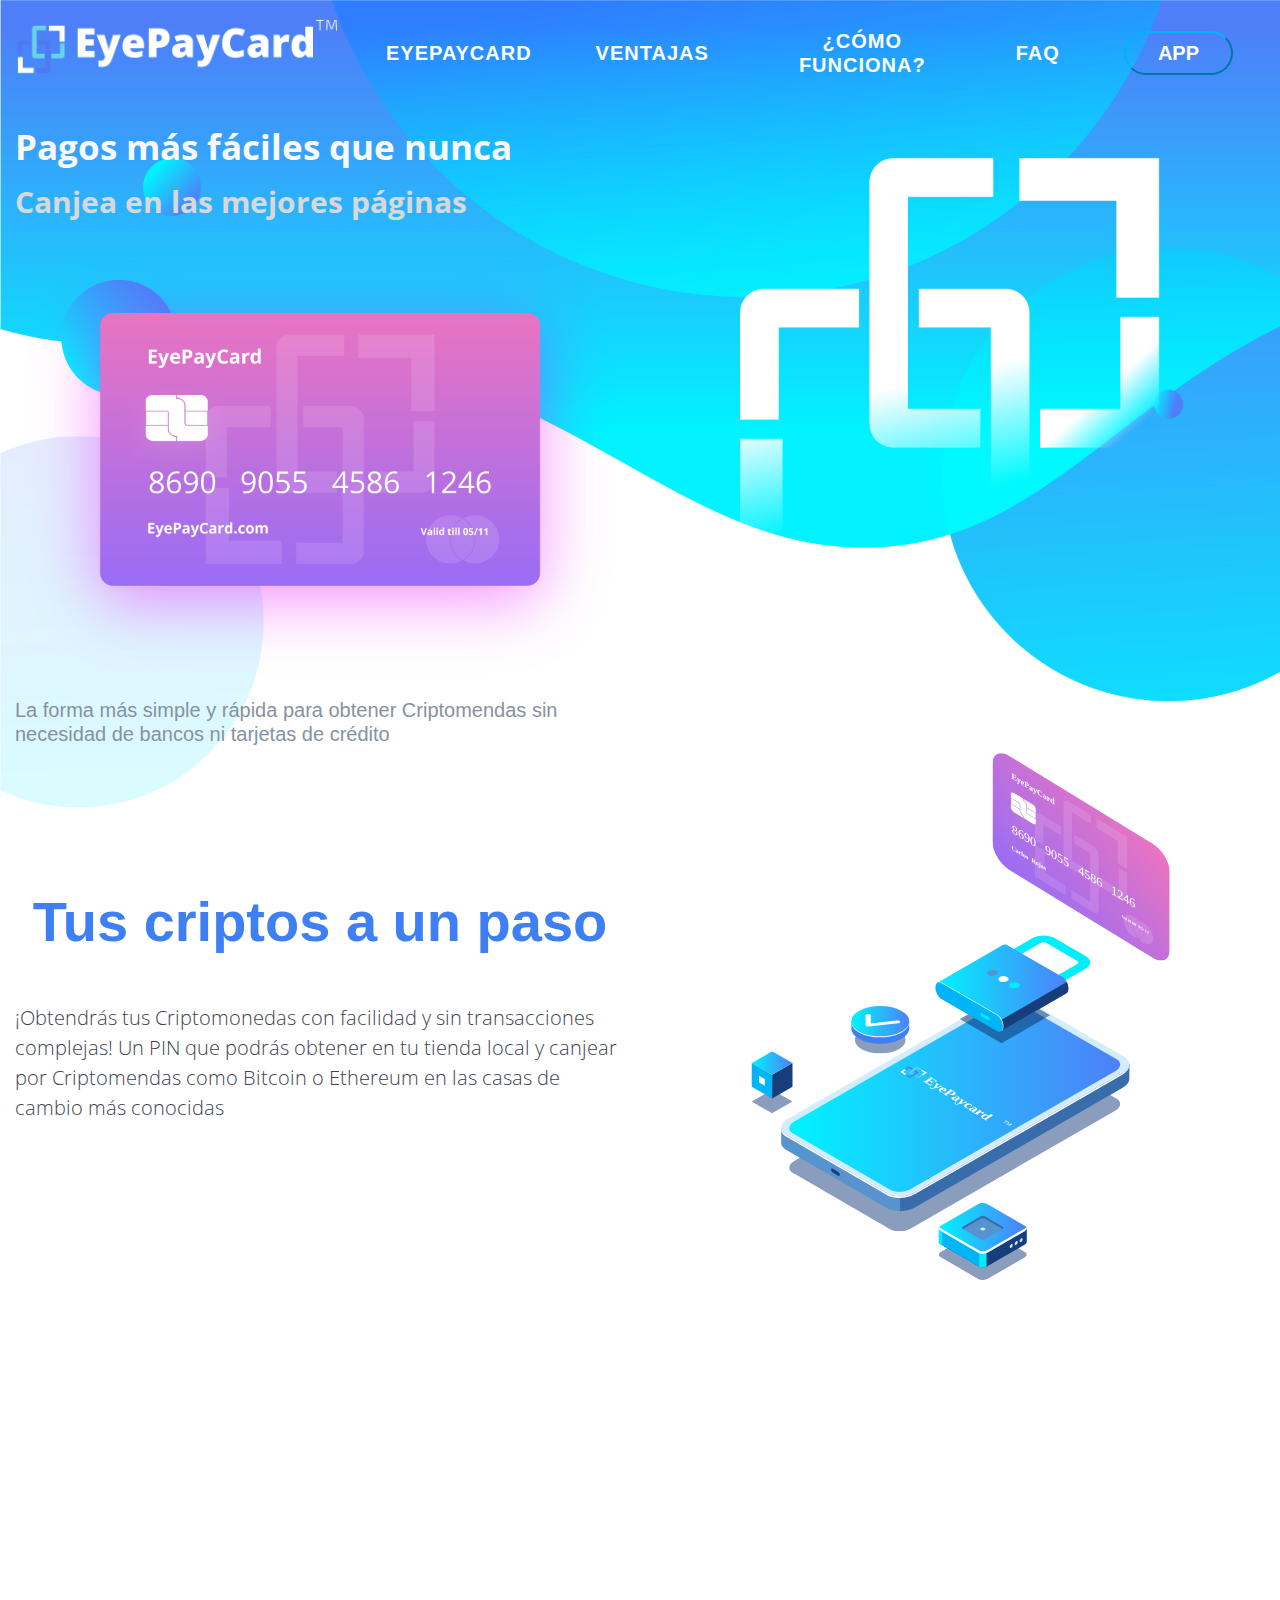
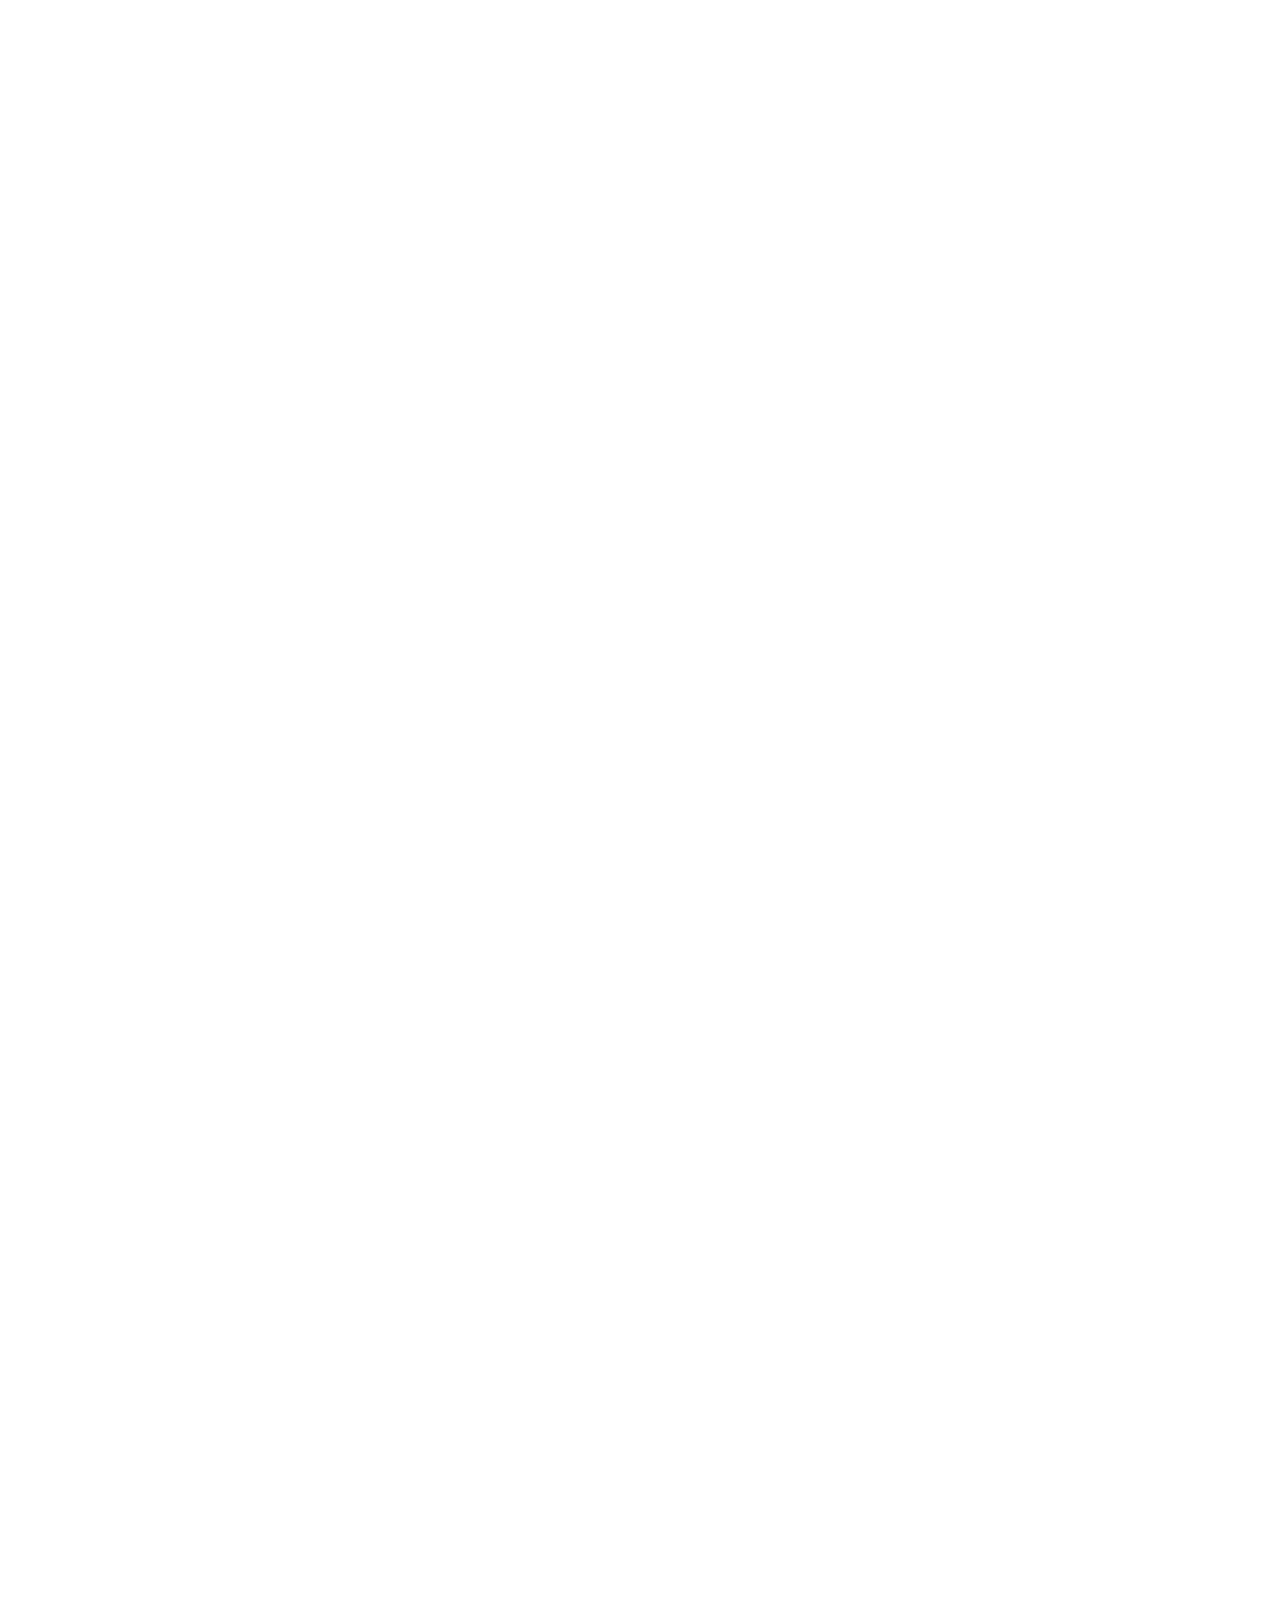
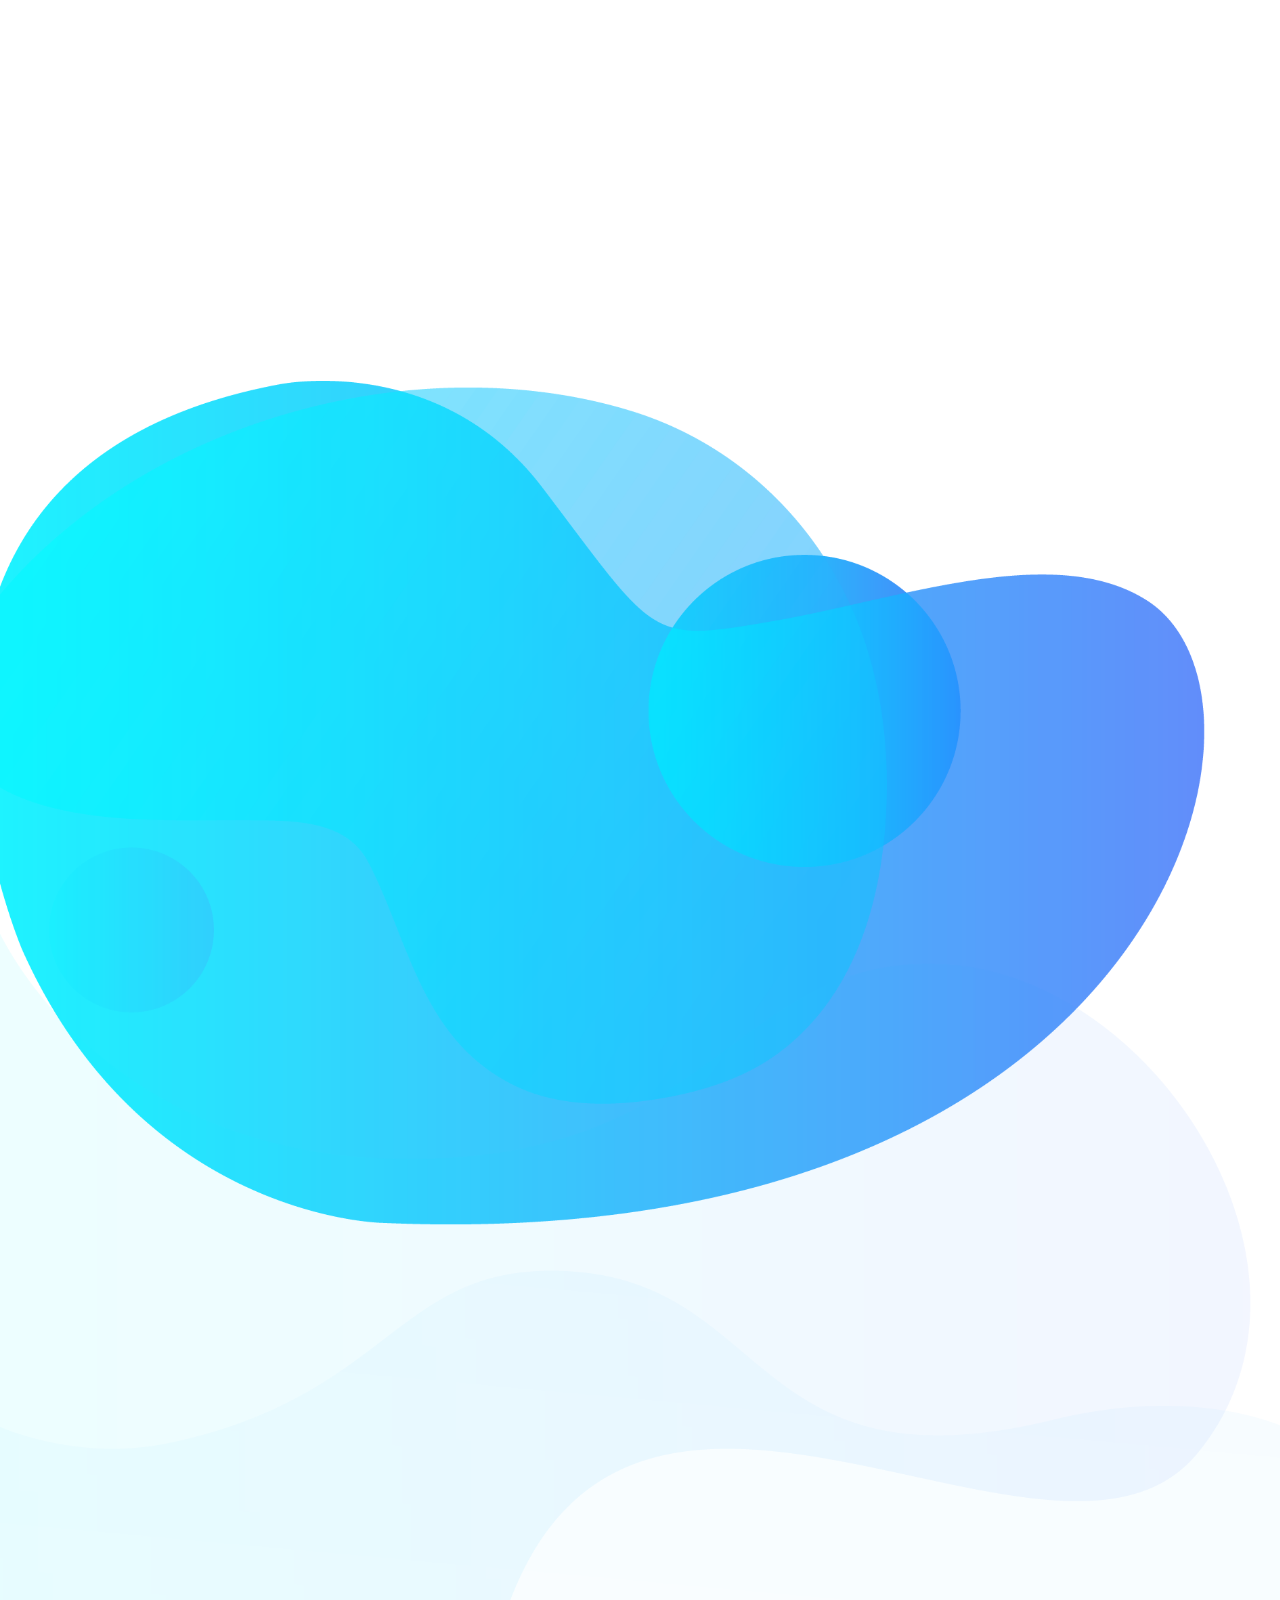
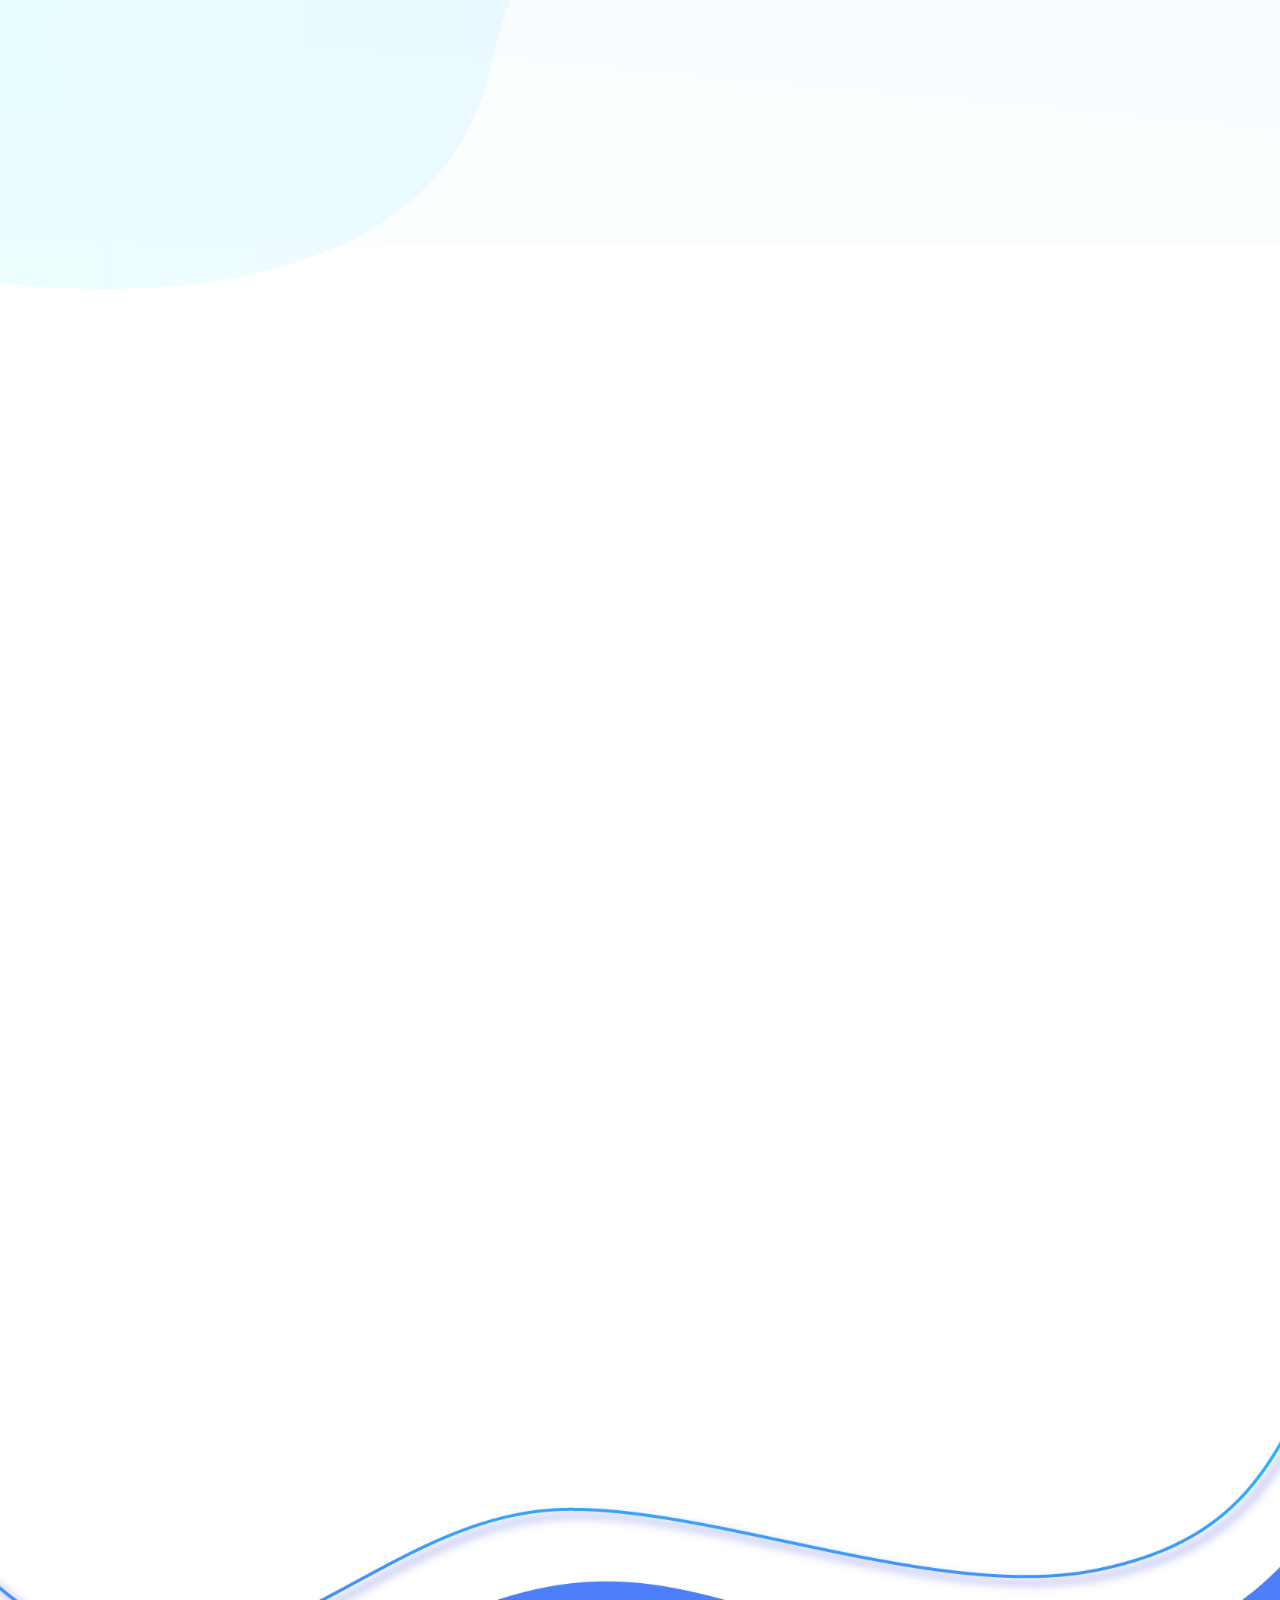
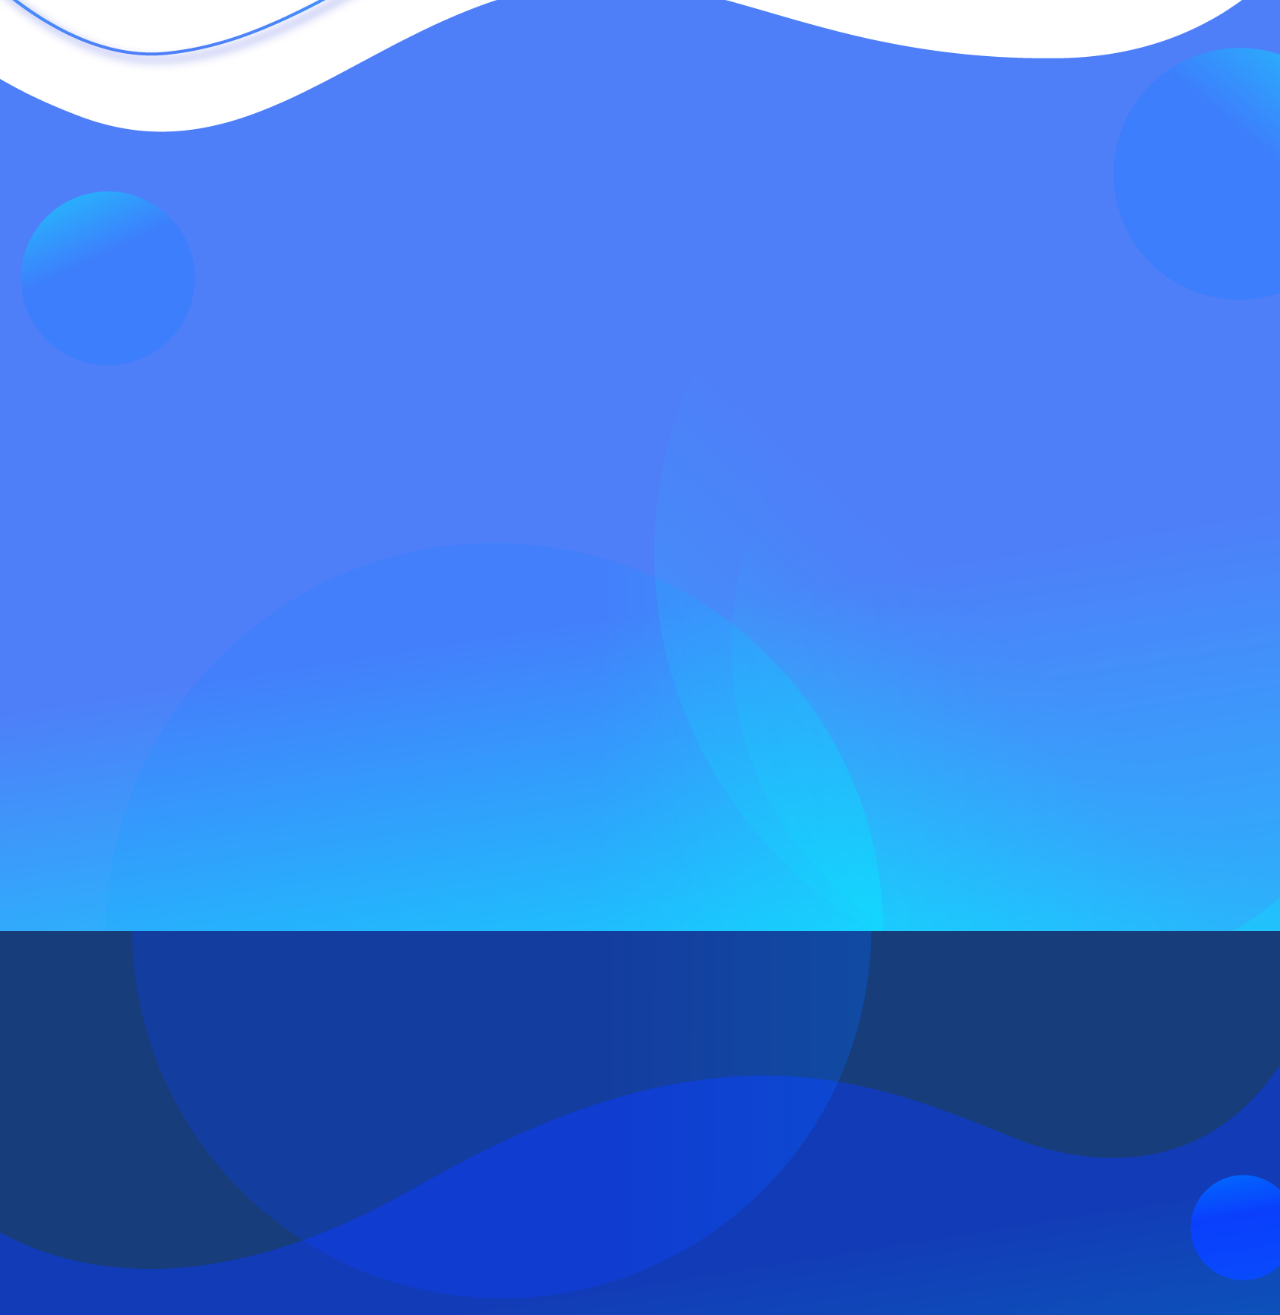
<file: es/index.html>
<!DOCTYPE html>
<html lang="en">
<head>
    <meta charset="utf-8">
    <meta name="viewport" content="width=device-width, initial-scale=1.0, maximum-scale=1.0">
    <meta name="description" content="Eyeline">
    <meta name="Eyeline" content="">
    <meta name="title" content="EyePayCard™ | Monetiza tus Bitcoins a tu Moneda Local">
    <link rel="canonical" href="http://www.eyepaycard.co">

    <!--favicon icon-->
    <link rel="icon" type="image/png" href="../assets/img/favicon.png">

    <title>EyePayCard™ | Monetiza tus Bitcoins a tu Moneda Local</title>

    <!--google fonts-->
    <link href="//fonts.googleapis.com/css?family=Montserrat:300,400,500,600,700,800" rel="stylesheet">
    <link href="//fonts.googleapis.com/css?family=Roboto+Slab:300,400,700" rel="stylesheet">
    <link href="https://fonts.googleapis.com/css?family=Open+Sans&display=swap" rel="stylesheet">

    <!--common style-->
    <link href="../assets/vendor/bootstrap/css/bootstrap.min.css" rel="stylesheet">
    <link href="../assets/vendor/font-awesome/css/font-awesome.min.css" rel="stylesheet">
    <link href="../assets/vendor/bicon/css/bicon.min.css" rel="stylesheet">
    <link href="../assets/vendor/animate.css" rel="stylesheet">
    <link href="../assets/vendor/owl/assets/owl.carousel.min.css" rel="stylesheet">
    <link href="../assets/vendor/magnific-popup/magnific-popup.css" rel="stylesheet">
    <link href="https://stackpath.bootstrapcdn.com/font-awesome/4.7.0/css/font-awesome.min.css" rel="stylesheet">
    <link rel="stylesheet" href="https://stackpath.bootstrapcdn.com/bootstrap/4.3.1/css/bootstrap.min.css" integrity="sha384-ggOyR0iXCbMQv3Xipma34MD+dH/1fQ784/j6cY/iJTQUOhcWr7x9JvoRxT2MZw1T" crossorigin="anonymous">
    <script src="https://code.jquery.com/jquery-3.3.1.slim.min.js" integrity="sha384-q8i/X+965DzO0rT7abK41JStQIAqVgRVzpbzo5smXKp4YfRvH+8abtTE1Pi6jizo" crossorigin="anonymous"></script>
    <script src="https://cdnjs.cloudflare.com/ajax/libs/popper.js/1.14.7/umd/popper.min.js" integrity="sha384-UO2eT0CpHqdSJQ6hJty5KVphtPhzWj9WO1clHTMGa3JDZwrnQq4sF86dIHNDz0W1" crossorigin="anonymous"></script>
    <script src="https://stackpath.bootstrapcdn.com/bootstrap/4.3.1/js/bootstrap.min.js" integrity="sha384-JjSmVgyd0p3pXB1rRibZUAYoIIy6OrQ6VrjIEaFf/nJGzIxFDsf4x0xIM+B07jRM" crossorigin="anonymous"></script>


    <!--custom css-->
    <link href="../assets/css/main.css" rel="stylesheet">
    <style>
        @import url(http://fonts.googleapis.com/css?family=Open+Sans);
    </style>

    <script type="application/ld+json">
        {
            "@context": "https://eyepaycard.co",
            "@type": "Organization",
            "url": "http://www.eyepaycard.co",
            "logo": "img/core-img/logo.svg",
            "contactPoint": [{
              "@type": "ContactPoint",
              "telephone": "+1-401-555-1212",
              "contactType": "Plastico recargable con criptoactivos para pago de compras en comercios electrónicos. "
            }]
        }
    </script>
</head>
<body class="">

<!--header start-->
<header class="app-header navbar-purple">
    <!-- Navigation -->
    <nav class="navbar navbar-expand-lg navbar-dark static-top">
        <div class="container wow fadeInDown" style="max-width: 1600px">
            <a class="navbar-brand" href="#">
                <img src="../assets/img/backgrounds/logoEyecart.png" alt="">
            </a>
            <button class="navbar-toggler" type="button" data-toggle="collapse" data-target="#navbarResponsive" aria-controls="navbarResponsive" aria-expanded="false" aria-label="Toggle navigation">
                <span class="navbar-toggler-icon"></span>
            </button>
            <div class="collapse navbar-collapse" id="navbarResponsive">
                <ul class="navbar-nav center-content text-center ml-auto">
                    <li class="nav-item active">
                        <a class="nav-link" href="#home"><h2 class="nav-link-h2">Eyepaycard</h2>
                            <span class="sr-only">(current)</span>
                        </a>
                    </li>
                    <li class="nav-item">
                        <a class="nav-link" href="#adventage"><h2 class="nav-link-h2">Ventajas</h2></a>
                    </li>
                    <li class="nav-item">
                        <a class="nav-link" href="#how_work"><h2 class="nav-link-h2">¿Cómo funciona?</h2></a>
                    </li>
                    <li class="nav-item">
                        <a class="nav-link" href="#FAQ"><h2 class="nav-link-h2">FAQ</h2></a>
                    </li>
                    <li class="nav-item center-margins center-content">
                        <a id="application" class="nav-link  text-center" href="#APP">
                            <button class="nav-link  button-app-nav" ><h2 class="nav-link-h2">APP</h2></button>
                        </a>
                    </li>
                </ul>
            </div>
        </div>
    </nav>
</header>
<!--header end-->
<!--TOP-->
<div class="hero-banner creative-banner wow fadeInLeft" id="home">
    <div id="particles-js"></div>
    <div class="hero-text">
        <div class="container">
            <div class="row ">
                <div class="col-lg-6 col-md-12 ">
                    <h1 class="hero-title  text-light">Pagos más fáciles que nunca</h1>
                    <h2 class="text-header-h2" style="color: #d6d8d9">Canjea en las mejores páginas</h2>
                    <div class="clearfix">
                        <img  class="pull-left with-tajet-header" src="../assets/img/Iconos/tarjet.png" alt="">
                    </div>
                    <h3 class="text-header-h3">La forma más simple y rápida para obtener Criptomendas sin necesidad de bancos ni tarjetas de crédito</h3>
                </div>
                <div class="col-lg-5 col-md-12"></div>
            </div>
        </div>
    </div>
</div>
<!--End TOP-->

<div>
    <section class="section-gap margenCircleneg">
        <div class="container wow fadeInRight">
            <div class="row d-flex align-items-center">
              <div class="col-lg-6">
                  <h2 class="font-criptos">Tus criptos a un paso</h2>
                  <div class="mt-5"></div>
                  <p >¡Obtendrás tus Criptomonedas con facilidad y sin transacciones complejas!
                  Un PIN que podrás obtener en tu tienda local y canjear por Criptomendas como Bitcoin o Ethereum
                  en las casas de cambio más conocidas</p>
              </div>
                <div class="col-lg-6 center-content">
                    <img class="with-cel-tarjet" src="../assets/img/backgrounds/celular_tarjeta-02.svg" alt="">
                </div>
            </div>
        </div>
    </section>
</div>

<div>
    <section class="margenLogoNeg wow fadeInLeft">
        <div class="container">
            <div class="row d-flex center-margins">
               <div class="col-sm-4">
                   <div>
                       <img style="width: 45%;" src="../assets/img/Iconos/find_distributor.png" alt="">
                   </div>
                   <div class="mt-2">
                       <h2 style="font-size: 2em">Encuentra un distribuidor</h2>
                   </div>
                   <div class="mt-5">
                       <h3 class="text-section-uno-h3">Encontrarás tu punto de venta EyePayCard más cercano a tu ubicación.</h3>
                   </div>
               </div>
                <div class="col-sm-4">
                    <div>
                        <img style="width: 45%;" src="../assets/img/Iconos/buy_eyepaycard.png" alt="">
                    </div>
                    <div class="mt-2">
                        <h2 style="font-size: 2em">Compra tu EyePayCard</h2>
                    </div>
                    <div class="mt-5">
                        <h3 class="text-section-uno-h3">Podrás pedir tu EyePayCard del valor deseado $10, $20, $50 y $100.</h3>
                    </div>
                </div>
                <div class="col-sm-4">
                    <div >
                        <img style="width: 45%;" src="../assets/img/Iconos/get_criptos.png" alt="">
                    </div>
                    <div class="mt-2">
                        <h2 style="font-size: 2em">Obtén tus Criptomonedas</h2>
                    </div>
                    <div class="mt-5">
                        <h3 class="text-section-uno-h3">Canjearás tu EyePayCard online para obtener Criptomonedas.</h3>
                    </div>
                </div>
            </div>
        </div>
    </section>
    <!--section end-->
</div>

<!--advantage section-->
<section id="adventage" class=" backDivColor wow fadeInRight" style=" margin-top: 5em;">
    <div class="container gargin-top-advantage">
        <div class="tex center-margins">
            <h2 style="font-size: 3.5rem; color: #3e80f4;">Ventajas de EyePayCard</h2>
            <div style="margin-top: 5em"></div>
        </div>
        <div class="row">
           <div class="col-lg-5 offset-1">
               <div class="row">
                   <div class="col-lg-6 col-6  center-content">
                       <img class="with-confidentiality" src="../assets/img/Iconos/Confidentiality.png" alt="">
                   </div>
                   <div class="col-lg-6 col-6  center-margins" style="text-align: left">
                       <h2 style="color:#00b4f8;">Confidencialidad</h2>
                       <h3 class="text-section-two-h3">Podrás proteger tu privacidad y comprar tu EyePayCard™ con efectivo y canjearlo.¡Es así de simple!</h3>
                   </div>
               </div>
           </div>
            <div class="col-lg-5 offset-lg-6">
                <div class="row">
                    <div class="col-lg-6 col-6  center-margins" style="text-align: right">
                        <h2 style="color:#00b4f8;">Fácil</h2>
                        <h3 class="text-section-two-h3">Podrás acceder a todo el potencial de Blockchain con tu PIN de 16 dígitos.</h3>
                    </div>
                    <div class="col-lg-6 col-6 center-margins">
                        <img class="with-confidentiality" src="../assets/img/Iconos/icono-2.2.png" alt="">
                    </div>
                </div>
            </div>
            <div class="col-lg-5 offset-1">
                <div class="row">
                    <div class="col-lg-6 col-6 ">
                        <img src="../assets/img/Iconos/icono-2.3.png" alt="">
                    </div>
                    <div class="col-lg-6 col-6  center-margins" style="text-align: left">
                        <h2 style="color:#00b4f8;">Accesible</h2>
                        <h3 class="text-section-two-h3">EyePayCard™ estará disponible en muchos puntos de venta y en tus tiendas más cercanas.</h3>
                    </div>
                </div>
            </div>
            <div class="col-lg-5 offset-lg-6">
                <div class="row">
                    <div class="col-lg-6 col-6  center-margins" style="text-align: right">
                        <h2 style="color:#00b4f8;">Seguro</h2>
                        <h3 class="text-section-two-h3">No necesitarás bancos ni tarjetas de crédito. Tendrás control absoluto de tus gastos y minimizarás al máximo los riesgos.</h3>
                    </div>
                    <div class="col-lg-6 col-6 ">
                        <img class="with-confidentiality" src="../assets/img/Iconos/icono-2.4.png" alt="">
                    </div>
                </div>
            </div>
            <div class="col-lg-5 offset-1">
                <div class="row">
                    <div class="col-lg-6 col-6 ">
                        <img class="with-confidentiality" src="../assets/img/Iconos/icono-2.5.png" alt="">
                    </div>
                    <div class="col-lg-6 col-6  center-margins" style="text-align: left">
                        <h2 style="color:#00b4f8;">Rápido</h2>
                        <h3 class="text-section-two-h3">Podrás canjear tu EyePayCard™ justo después de la compra para obtener criptomonedas al instante.</h3>
                    </div>
                </div>
            </div>
            <div class="col-lg-5 offset-lg-6">
                <div class="row">
                    <div class="col-lg-6 col-6  center-margins" style="text-align: right">
                        <h2 style="color:#00b4f8;">Libertad</h2>
                        <h3 class="text-section-two-h3">Podrás usar tu EyePayCard™ o podrás regalarlo, donde quieras y cuando quieras. Libertad de uso. Libertad de elección.</h3>
                    </div>
                    <div class="col-lg-6 col-6 ">
                        <img class="with-confidentiality" src="../assets/img/Iconos/icono-2.6.png" alt="">
                    </div>
                </div>
            </div>
        </div>

    </div>
</section>
<!--End advantage section-->

<!--section-How does it work?-->
<div id="how_work" class="backDivColorHow center-content">
    <div class="container margins-how-work wow fadeInLeft" >
        <div ></div>
        <div class="row d-flex ">
            <div class="col-lg-12">
                <h2 class="font-how_work-title">¿Cómo funciona?</h2>
            </div>
            <div class="col-lg-5 col-6 center-content">
                <ol class="timeline">
                    <li><h2 class="font-timeline">Encontrarás le tienda autorizada más cercana a tu ubicación</h2></li>
                  <div>
                      &nbsp;
                  </div>
                    <li><h2 class="font-timeline">Podrás pedir EyePayCard™ del monto que deseas</h2></li>
                    <div>
                        &nbsp;
                    </div>
                    <li><h2 class="font-timeline">Canjerás tu saldo sin transacciones complejas</h2></li>
                </ol>
            </div>
            <div class="col-lg-5 col-6">
                <img class="width-map" src="../assets/img/Iconos/map.png" alt="">
            </div>
            <div class="col-lg-6 offset-1 margin-text-footer-how" >
                <h3 class="font-last-descriptions">Podrás usar el mapa para comprar tu EyePayCard™ en miles de puntos de venta de todo el mundo. Estamos en proceso de expansión, queremos estar disponibles para ti 24/7.</h3>
            </div>
        </div>
        <div class="row margin-cards-how-work content-card" >
            <div class="col-lg-3 ">
                <div class="card" style="border-radius: 1rem 0 1rem 1rem; border: none;">
                    <div class="card-header" style="background: dodgerblue; border-radius: 1rem 0 0 0; color: white; font-family: 'Open Sans Extrabold', sans-serif">
                        <h2 class="title-cards-text-four">Cientos de posibilidades</h2>
                    </div>
                    <div class="card-body">
                        <h3 class="text-cards-text-four">Sin bancos, sin tarjetas de crédito, en segundos. Obtendrás EyePayCard™ en tu ciudad y podrás usarlo como y cuando quieras.</h3>
                    </div>
                </div>
            </div>
            <div class="col-lg-3 margin-cards-faq1 offset-lg-1">
                <div class="card" style="border-radius: 1rem 0 1rem 1rem; border: none;">
                    <div class="card-header" style="background: dodgerblue; border-radius: 1rem 0 0 0; color: white; font-family: 'Open Sans Extrabold', sans-serif">
                        <h2 class="title-cards-text-four">Sin barreras</h2>
                    </div>
                    <div class="card-body">
                        <h3 class="text-cards-text-four">38% de la población está desbancarizada, gente desplazada, falta de privacidad, miedo a compartir datos bancarios en internet… EyePayCard™ dará acceso a las Criptomonedas a cientos de nuevos usuarios, utilizando dinero efectivo en moneda local.</h3>
                    </div>
                </div>
            </div>
            <div class="col-lg-3 margin-cards-faq2 offset-lg-1" >
                <div class="card" style="border-radius: 1rem 0 1rem 1rem; border: none;">
                    <div class="card-header" style="background: dodgerblue; border-radius: 1rem 0 0 0; color: white; font-family: 'Open Sans Extrabold', sans-serif">
                        <h2 class="title-cards-text-four">Cerca de ti</h2>
                    </div>
                    <div class="card-body">
                        <h3 class="text-cards-text-four">EyePayCard™ estará cerca de ti con el objetivo de ser la mejor red de distribución en el mundo, con muchos puntos de venta en los 5 continentes. Constantemente añadiremos nuevos puntos de venta.</h3>
                    </div>
                </div>
            </div>
        </div>

    </div>
</div>
<!--End-Section-How does it work?-->

<!--FAQ section-->
<section id="FAQ" class="wow fadeInRight">
    <div class="container">
        <div class="margin-faq center-margins " >
            <div ></div>
            <h2 class="font-faq-title">
                Preguntas y respuestas frecuentes
            </h2>
            <div style="margin-top: 6rem"></div>
        </div>
        <div class="row">
            <div class="col-lg-6 center-margins">
                <img class="with-ilustrations-faq" src="../assets/img/backgrounds/preguntas_frecuentes.svg" alt="">
            </div>
            <div class="col-lg-5">
                <div class="card" style="border-radius: 2rem; box-shadow: 22px 5px 25px 4px rgba(0, 0, 0, 0.1)">
                    <div class="card-body" style="padding: 2.25rem">
                        <h3 class="title-faq">¿Qué es EyePayCard?</h3>
                        <h5 class="text-faq">Eyepaycard™ es un código PIN que te permitirá obtener múltiples productos y servicios basados en Blockchain como Bitcoin o Ethereum. Usar e EyePayCard™ será fácil, rápido, seguro, confidencial y práctico.</h5>

                        <h3 class="title-faq">¿Dónde podré comprar mi código EyePayCard™?</h3>
                        <h5 class="text-faq">Dispondremos de una red de muchos puntos de venta distribuidos por el mundo.</h5>

                        <h3 class="title-faq">¿Cómo recargaré mi EyePayCard™?</h3>
                        <h5 class="text-faq">Podrás ir al punto de venta más cercano y comprar tu EyePayCard™ por el valor deseado. Nuestro mapa te indicará cuáles son los puntos de venta más cercanos basándonos en tu posición actual.</h5>

                        <h3 class="title-faq">¿Cuáles serán los valores disponibles?</h3>
                        <h5 class="text-faq">Ofreceremos Tarjetas de regalo por valor de $10, $20, $50, $100</h5>

                        <h3 class="title-faq">¿EyePayCard™ provee de wallets para Bitcoin, Ethereum o cualquier otra criptomoneda?</h3>
                        <h5 class="text-faq">No, EyePayCard™, es un código PIN que podrás canjear por Criptomonedas, Alr Risk, Gambling, Tokens que estén afiliados a nuestra red. Podrás conseguir un Wallet, un Broker de Forex o diferentes plataformas de inversión, proveedores de juegos que acepten nuestra EyePayCard™ como método de pago en sus respectivas páginas oficiales. </h5>
                    </div>
                </div>
            </div>
            <div class="offset-1"></div>
        </div>
    </div>
</section>
<!--End FAQ section-->

<!--section APP-->
<section id="APP" class="section-gap backDivApp center-content">
    <div class="container wow fadeInLeft" style="margin-top: 14em;">
        <div class="row ">
            <div class="col-lg-8 center-margins" >
                <img class="with-logo-app" src="../assets/img/backgrounds/logoEyecart.png" alt="">
                <h2 class="font-app-soon">MUY PRONTO</h2>
                <div class="row">
                    <div class="col-lg-6 col-6" style="text-align: right">
                        <img class="width-app-store-buttons" src="../assets/img/Iconos/descarga-en.png" alt="">
                    </div >
                    <div class="col-lg-6 col-6" style="text-align: left">
                        <img class="width-app-store-buttons" src="../assets/img/Iconos/disponible-.png" alt="">
                    </div>
                </div>
            </div>
            <div class="col-lg-4 mt-5 center-content" >
                <img class="cellphone-big" src="../assets/img/backgrounds/celsvg-02.svg" alt="">
            </div>
        </div>
    </div>
</section>
<!--End section App-->

<!-- Footer -->
<footer class="page-footer font-small blue pt-4 backDivFooter">

    <!-- Copyright -->
    <div class="container wow fadeInUp" style="margin-top: 4em;">

        <div class="footer-copyright text-center py-3">
            <img class="with-logo-app"  src="../assets/img/backgrounds/logoEyecart.png" alt="">
            <div class="col-12 col-sm-6 col-lg-6" style="margin: auto; display: block; text-align: center">
                <div class="row center-content mt-lg-5 mt-5">
                    <div class="col-xs-3 col-3" >
                        <img class="with-social-icons"  src="../assets/img/Iconos/instagram.png" alt="">
                    </div>
                    <div class="col-xs-3 col-3">
                        <img class="with-social-icons"  src="../assets/img/Iconos/facebook.png" alt="">
                    </div>
                    <div class="col-xs-3 col-3">
                        <img class="with-social-icons"  src="../assets/img/Iconos/twitter.png" alt="">
                    </div>
                    <div class="col-xs-3 col-3">
                        <img class="with-social-icons" src="../assets/img/Iconos/telegram.png" alt="">
                    </div>
                </div>
            </div>

            <h5 class="mt-4" style="color: white">Copyright0© 2018 EYELINE All righs Reservado</h5>
        </div>
    </div>

    <!-- Copyright -->

</footer>
<!-- Footer -->

<!--js initialized-->
<script src="../assets/vendor/jquery/jquery.min.js"></script>
<script src="../assets/vendor/popper.min.js"></script>
<script src="../assets/vendor/bootstrap/js/bootstrap.min.js"></script>
<script src="../assets/vendor/jquery.easing.min.js"></script>
<script src="../assets/vendor/owl/owl.carousel.min.js"></script>
<script src="../assets/vendor/jquery.countdown.min.js"></script>
<script src="../assets/vendor/magnific-popup/jquery.magnific-popup.min.js"></script>

<script>
    $("#application").click(function() {
        $('.cellphone-big').toggleClass('cellphone-rotate slideInDown bounce');
    });
    $(document).ready(function () {
        $('[data-toggle="popover"]').popover();
    });

    $(document).ready(function() {
        $( ".mr-auto .nav-item" ).bind( "click", function(event) {
            event.preventDefault();
            var clickedItem = $( this );
            $( ".mr-auto .nav-item" ).each( function() {
                $( this ).removeClass( "active" );
            });
            clickedItem.addClass( "active" );
        });
    });
</script>
<!--<script src="../assets/vendor/particles/particles.js"></script>-->
<!--<script src="../assets/vendor/particles/init-particles.js"></script>-->

<!--contact form-->
<script type="text/javascript" src="../assets/vendor/contact-form/form-validator.min.js"></script>
<script type="text/javascript" src="../assets/vendor/contact-form/contact-form-script.js"></script>


<!--init scripts-->
<script src="../assets/js/scripts.js"></script>

    <!-- Animaions -->
    <script src="../wow.js"></script>
    <script>new WOW().init();</script>
</body>
</html>
</file>
<file: assets/css/main.css>
/*--------------------------------------------------------------------------
Template  : Kryptix - Bitcoin & Cryptocurrency Landing Page HTML Template
Author    : Vectorlab
web       : http://thevectorlab.net/
Email     : dkmosa@gmail.com
Version   : 1.0
--------------------------------------------------------------------------*/
/*-------------------------------
Table of contents
---------------------------------

1. typography
2. buttons
3. app header
4. hero banner
5. sections
6. forms
7. road map timeline
8. app footer
9. responsive

-------------------------------*/
/*-------------------------------
typography
-------------------------------*/
@font-face {
    font-family: "Open Sans Semibold", sans-serif;
    src: url("../fonts/Open_Sans/OpenSans-Semibold.ttf");
    src: url("../fonts/Open_Sans/OpenSans-Semibold.ttf") format("woff"),
    url("../fonts/Open_Sans/OpenSans-Semibold.ttf") format("opentype"),
    url("../fonts/Open_Sans/OpenSans-Semibold.ttf#filename") format("svg");
}

@font-face {
    font-family: "Open Sans Extrabold", sans-serif;
    src: url("../fonts/Open_Sans/OpenSans-ExtraBold.ttf");
    src: url("../fonts/Open_Sans/OpenSans-ExtraBold.ttf") format("woff"),
    url("../fonts/Open_Sans/OpenSans-ExtraBold.ttf") format("opentype"),
    url("../fonts/Open_Sans/OpenSans-ExtraBold.ttf#filename") format("svg");
}
body {
    font-family: 'Open sans', sans-serif;
    font-size: 16px;
    font-weight: 300;
    line-height: 1.5;
    max-width: 1920px;

    color: #3c434f;

    -webkit-font-smoothing: antialiased;
    -moz-osx-font-smoothing: grayscale;
    -ms-text-size-adjust: 100%;
}

body,
html {
    height: 100%;
}

a {
    color: #7954ff;
}

a:hover {
    color: #4bc3c3;
}

a,
a:hover {
    -webkit-transition: all .3s;
    transition: all .3s;
    text-decoration: none;

    outline: 0;
}

h1,
.h1,
h2,
.h2,
h3,
.h3,
h4,
.h4,
h5,
.h5,
h6,
.h6 {
    font-family: 'Open sans', sans-serif;
    font-weight: bold;
}

.h1,
h1 {
    font-size: 3rem;
}

.h2,
h2 {
    font-size: 2.3rem;
}

p {
    margin-bottom: 1.5rem;
}

.text-purple-color {
    color: #7954ff;
}

.text-paste-color {
    color: #4bc3c3;
}

.text-primary {
    color: #0f95d7 !important;
}

a.text-primary:focus,
a.text-primary:hover {
    color: #0e86c2 !important;
}

.sm-txt {
    font-size: 14px;
}

.gray-txt {
    color: #707070;
}

img {
    max-width: 100%;
    height: auto;

    vertical-align: top;

    border: 0 none;
    outline: 0;
}

.view-link {
    position: relative;

    color: #3c434f;
}

.view-link:after {
    font-family: 'fontawesome';

    position: absolute;
    top: 0;
    right: -20px;

    width: 15px;
    height: 15px;

    content: '\f105';
    -webkit-transition: all .3s;
    transition: all .3s;

    color: #3c434f;
}

.view-link:hover:after {
    right: -30px;

    -webkit-transition: all .3s;
    transition: all .3s;

    color: #4bc3c3;
}

.view-link-light {
    position: relative;

    color: #fff;
}

.view-link-light:after {
    font-family: 'fontawesome';

    position: absolute;
    top: 0;
    right: -20px;

    width: 15px;
    height: 15px;

    content: '\f105';
    -webkit-transition: all .3s;
    transition: all .3s;

    color: #fff;
}

.view-link-light:hover {
    color: #fff;
}

.view-link-light:hover:after {
    right: -30px;

    -webkit-transition: all .3s;
    transition: all .3s;

    color: #fff;
}

.rounded {
    border-radius: .4rem !important;
}

.ls2 {
    letter-spacing: 2px;
}

.pre-title {
    font-size: 16px;
    margin-top: 2em;
    margin-bottom: 2em;
    color: #7954ff;
}


.card-img-top {
    border-top-left-radius: calc(.5rem - 1px);
    border-top-right-radius: calc(.5rem - 1px);
}

/*-------------------------------
dark theme
-------------------------------*/
.dark-theme {
    color: #fff;
    background: #323945;
}

.dark-theme .gray-txt {
    color: #fff;
}

.dark-theme .gray-txt a {
    color: #8969ff;
}

.dark-theme .gray-txt a:hover {
    color: #4bc3c3;
}

.dark-theme .view-link,
.dark-theme .view-link:after {
    color: #fff;
}

.dark-theme .view-link:hover,
.dark-theme .view-link:hover:after {
    color: #4bc3c3;
}

/*-------------------------------
CLASE DANIEL PALACIO
-------------------------------*/
.nav-link {
    font-weight: 700;
}

.nav-link-h2 {
    padding: 0 !important;
    margin: 0 !important;
    font-family: sans-serif;
    font-size: 20px;
    color: white;
}

.text-header-h3 {
    font-family: sans-serif;
    font-size: 20px;
    color: #86929f;
    font-weight: 200;
}

.text-section-uno-h3 {
    font-family: sans-serif;
    font-size: 15px;
    font-weight: 400;
}

.text-section-two-h3 {
    font-family: sans-serif;
    font-size: 18px;
    color: #173d7a;
    font-weight: 400;
    letter-spacing: 0.4px;
    line-height: 1.4;
}

.font-last-descriptions {
    font-family: sans-serif;
    color: white;
    font-size: 21px;
    font-weight: 300;
}

.title-cards-text-four {
    font-family: sans-serif;
    font-size: 21px;
    font-weight: bold;
}

.text-cards-text-four {
    font-family: sans-serif;
    font-size: 21px;
    font-weight: 400;
    line-height: 1.4;
}

.title-faq {
    margin-top: 30px;
    color: dodgerblue;
    font-family: sans-serif;
    font-size: 20px;
}

.text-faq {
    font-size: 12px;
    line-height: 18px;
    font-weight: 100;
}

.button-app-nav{
    border-radius: 50px;
    border-color: #00b4f8;
    background: transparent;
}
.with-social-icons{
    width: 50%
}
.margin-text-footer-how{
    margin-top: -13em
}
.with-logo-app {
    width: 40%;
}
.with-ilustrations-faq{
    width: 100%;
}
.margin-cards-faq1{
    margin-top: 3em;
}
.margin-cards-faq2{
    margin-top: 0;
}
.with-confidentiality{
    width: 108%;
    max-width: 200%;
}
.with-cel-tarjet{
    width: 70%
}
.font-criptos{
    font-size: 3.5em;
    text-align: center;
    color: #3e80f4;
    font-family: "Open Sans Semibold", sans-serif;
}
.with-tajet-header{
    width: 100%;
}
.font-faq-title{
    color: dodgerblue;
    font-size: 4em;
}
.gargin-top-advantage{
    margin-top: 8em;
}
.width-app-store-buttons{
    width: 60%;
}
.font-app-soon{
    font-size: 6.2em;
    color: white;
}
.width-map{
    width: 110%;
    max-width: 110%;
}
.content-card{
    align-items: flex-start;
    display: flex;
    justify-content: center;
}
.text-header-h2{
    font-size: 30px;
}
.font-footer-how-work{
    font-size: 25px;
    color: white
}
.font-timeline{
    font-size: 2em;
    color: white;
    margin-left: 12px;
    font-family: "Open Sans Extrabold", sans-serif;
}
.font-how_work-title{
    color: white;
    font-size: 3.5em;
    margin-bottom: 2em;
}
.margin-faq{
    margin-top: -20em
}
.margin-cards-how-work{
    margin-top: 28em
}
.margins-how-work{
    margin-top: -15em;
}
.imgCelPhone{
    width: 100%
}
.timeline{
    position: relative;
    margin-bottom: 17rem;
}

/*Line*/
.timeline>li::before{
    content:'';
    position: absolute;
    width: 1px;
    background-color: #E7E7E7;
    top: 0;
    bottom: -35px;
    left:-19px;
}

/*Circle*/
.timeline>li::after{
    font-size: 23px;
    color: white;
    text-align: center;
    padding-top: 10px;
    z-index: 10;
    content: counter(item);
    position: absolute;
    width: 60px;
    height: 60px;
    border: 3px solid white;
    background-color: dodgerblue;
    border-radius: 50%;
    top: 0;
    left: -50px;
    font-family: "Open Sans Extrabold", sans-serif;
}

/*Content*/
.timeline>li{
    counter-increment: item;
    padding: 10px 10px;
    margin-left: 0px;
    min-height:70px;
    position: relative;
    list-style: none;
}
.timeline>li:nth-last-child(1)::before{
    width: 0px;
}

.widLogoPpal {
    width: 8em;
}

.padlLR {
    padding-left: 11em;
    padding-right: 11em;
}


.backDivColor {
    height: auto;
    background-repeat: no-repeat;
    background-attachment: inherit;
    background-position: inherit;
    background-size: cover;
    position: relative;
    overflow: hidden;
    background-image: url(../../assets/img/backgrounds/advantage.png);
    -webkit-background-size: cover;
    -moz-background-size: cover;
    -o-background-size: cover;
}
.backDivFooter {
    background: url('../../assets/img/backgrounds/footer-03.png') no-repeat center center;
    -webkit-background-size: cover;
    -moz-background-size: cover;
    -o-background-size: cover;
    background-size: cover;
}

.backDivColorHow {
    background: url('../../assets/img/backgrounds/how_work.png') ;
    -webkit-background-size: cover;
    -moz-background-size: cover;
    -o-background-size: cover;
    background-size: cover;
    height: 240%;
}

.center-content{
    display: flex;
    justify-content: center;
    align-items: center;
}

.center-margins{
    margin: auto;
    display: block;
    text-align: center
}

.backDivApp {
    background: url('../../assets/img/backgrounds/banner-4-03.png') no-repeat center center;
    -webkit-background-size: cover;
    -moz-background-size: cover;
    -o-background-size: cover;
    background-size: cover;
    height: 150%;
}

/*CAROUSEL*/

.carousel {
    margin: 0 auto;
    width: 400px;
    height: 800px;
    display: relative;
}

.carousel img {
    display: hidden; /* hide images until carousel prepares them */
    cursor: pointer; /* not needed if you wrap carousel items in links */
}


/*END CAROUSEL*/


.margenCircleneg {
    margin-top: -24em;
}

.margenLogoNeg {
    margin-top: -10em;
}

.borderColors {
    border: 2px solid #da69e0;
}

.TamaIco1 {
    width: 32em;
}

.TamaIco2 {
    width: 5em;
}

.TamaIcoRedes {
    width: 3em;
}

.mart4 {
    margin-top: 4em;
}

.tamaServices {
    max-width: 20em;
    width: 18em;
}

/*-------------------------------
buttons
-------------------------------*/
.btn {
    font-family: 'Montserrat', sans-serif;
    font-size: 12px;
    font-weight: bold;

    display: inline-block;

    padding: .8rem 3rem;
}

.btn:focus {
    outline: none;
    box-shadow: none;
}

.btn-group-sm > .btn,
.btn-sm {
    padding: .6rem 1.5rem !important;
}

.btn-pill {
    border-radius: 16px;
}

.btn-purple_transpare {
    color: black;
    background: transparent;
    border: 2px solid #7e62fd;
}

.btn-purple_transpare:hover {
    color: #fff;
    background: #7e62fd;
}

.btn-purple {
    color: #fff;
    background: #7e62fd;
}

.btn-purple:hover {
    color: #fff;
    background: #4bc3c3;
}

.btn-purple-default {
    color: #fff;
    background: #7e62fd;
}

.btn-purple-default:hover {
    color: #fff;
    background: #6951d3;
}

.btn-white {
    color: #3c434f;
    background: #fff;
    box-shadow: 0 0 50px 0 rgba(0, 0, 0, .05);
}

.btn-white:hover {
    color: #fff;
    background: #7e62fd;
}

.btn-purple-shadow {
    box-shadow: 5px 5px 40px 0 rgba(121, 84, 255, .72);
}

.btn-purple-shadow:hover {
    box-shadow: 5px 5px 40px 0 rgba(110, 220, 170, .72);
}

.btn-gradientEyeline {
    color: #fff;
    border: none;
    border-radius: 12px;
    width: 12em;
    background-image: -webkit-linear-gradient(left, #714ef5 0%, #da69e0 100%);
    background-image: linear-gradient(to right, #714ef5 0%, #da69e0 100%);
    /*box-shadow: 5px 5px 40px 0 rgba(110, 220, 170, .72);*/
}

.btn-gradientEyeline:hover {
    color: #fff;
    background-image: -webkit-linear-gradient(left, #da69e0 0%, #714ef5 100%);
    background-image: linear-gradient(to right, #da69e0 0%, #714ef5 100%);
    box-shadow: 0px 1px 4px 0 white;
}


.btn-gradient {
    color: #fff;
    border: none;
    border-radius: 12px;
    width: 16em;
    background-image: -webkit-linear-gradient(left, #714ef5 0%, #da69e0 100%);
    background-image: linear-gradient(to right, #714ef5 0%, #da69e0 100%);
    /*box-shadow: 5px 5px 40px 0 rgba(110, 220, 170, .72);*/
}

.btn-gradient:hover {
    color: #fff;
    background-image: -webkit-linear-gradient(left, #da69e0 0%, #714ef5 100%);
    background-image: linear-gradient(to right, #da69e0 0%, #714ef5 100%);
    box-shadow: 0px 1px 4px 0 white;
}

.btn-gradient.btn:not(:disabled):not(.disabled):active {
    color: #fff;
    background-image: -webkit-linear-gradient(left, #714ef5 0%, #da69e0 100%);
    background-image: linear-gradient(to right, #714ef5 0%, #da69e0 100%);
}

.btn-green {
    color: #fff;
    border: none;
    background-image: -webkit-linear-gradient(left, #25bfbf 0%, #6edcaa 100%);
    background-image: linear-gradient(to right, #25bfbf 0%, #6edcaa 100%);
}

.btn-green:hover,
.btn-green:focus,
.btn-green:active {
    color: #fff;
    background: #6edcaa;
    background-image: -webkit-linear-gradient(left, #6edcaa 0%, #25bfbf 100%);
    background-image: linear-gradient(to right, #6edcaa 0%, #25bfbf 100%);
}

.buy-token {
    position: relative;
    top: -8px;

    color: #fff;
    border: none;
    border-radius: 12px;
    width: 16em;
    background-image: -webkit-linear-gradient(left, #714ef5 0%, #da69e0 100%);
    background-image: linear-gradient(to right, #714ef5 0%, #da69e0 100%);
}

.buy-token:hover {
    color: #fff !important;
    background: #25bfbf;
}

/*-------------------------------
dark theme
-------------------------------*/
.dark-theme .btn-gradient {
    box-shadow: none;
}

.dark-theme .btn-white {
    color: #fff;
    background: #3c434f;
}

.dark-theme .btn-white:hover {
    color: #fff;
    background: #7e62fd;
}

/*-------------------------------
app header
-------------------------------*/

.app-header {
    position: absolute;
    z-index: 100;

    width: 100%;

    -webkit-transition: all .3s ease;
    transition: all .3s ease;
}

.app-header .navbar {
    font-family: 'Montserrat', sans-serif;
    font-size: 18px;
    font-weight: 500;

    padding: .5rem 0;

    letter-spacing: 1px;
    text-transform: uppercase;
}

@media (min-width: 768px) {
    .app-header .navbar-expand-md .navbar-nav .nav-link {
        padding-right: 1rem;
        padding-top: 0.8rem;
        padding-left: 1rem;
    }
}

.app-header .nav-item .nav-link {
    color: #fff;
}

.app-header .nav-item .nav-link:hover {
    color: #4bc3c3;
}

.app-header .nav-item .active {
    color: #4bc3c3;
}

.app-header .nav-item .dropdown-menu {
    z-index: 200;

    width: 14rem;
    margin-top: 0rem;

    border: none;
    background: #5221698c;
}

.app-header .nav-item .dropdown-menu .dropdown-item {
    font-size: 11px;

    padding: .5rem 1.5rem;
    font-weight: bold;
    color: white;
}

.app-header .nav-item .dropdown-menu .dropdown-item:hover,
.app-header .nav-item .dropdown-menu .dropdown-item:focus,
.app-header .nav-item .dropdown-menu .dropdown-item.active {
    color: #4bc3c3;
    background: transparent;
}

.app-header .nav-item .dropdown-menu:before {
    font-family: fontawesome;
    font-size: 25px;

    position: absolute;
    top: -22px;
    bottom: -15px;
    left: 15%;

    height: 22px;
    margin-left: -7px;

    content: '\f0d8';

    color: #5221698c;
}

.app-header .navbar-collapse {
    margin-top: .8rem;
}

.navbar-sticky {
    position: fixed;
    z-index: 301;
    top: 0;

    padding-top: 0;

    -webkit-transition: all .3s ease;
    transition: all .3s ease;

    background: #fff;
    box-shadow: 0 0 30px 0 rgba(0, 0, 0, .07);
}

.navbar-sticky .nav-item .nav-link {
    color: #3c434f;
}

.navbar-sticky .nav-item .active {
    color: #4bc3c3;
}

.navbar-purple.navbar-sticky {
    position: fixed;
    top: 0;

    padding-top: 0;

    -webkit-transition: all .3s ease;
    transition: all .3s ease;

    background: dodgerblue;
    box-shadow: 0 0 30px 0 rgba(0, 0, 0, .07);
}

.navbar-purple.navbar-sticky .nav-item .nav-link {
    color: white;
}

.navbar-purple.navbar-sticky .nav-item .nav-link:hover {
    color: #839dcc;
}

.navbar-purple.navbar-sticky .nav-item .active {
    color: #839dcc;
}

.dropdown:hover .dropdown-menu {
    display: block;
}

/*-------------------------------
dark theme
-------------------------------*/
.dark-theme .navbar-sticky {
    -webkit-transition: all .3s ease;
    transition: all .3s ease;

    background: #000;
    box-shadow: none;
}

.dark-theme .navbar-sticky .nav-item .nav-link {
    color: #fff;
}

.dark-theme .navbar-sticky .nav-item .active {
    color: #4bc3c3;
}

/*-------------------------------
hero banner
-------------------------------*/
.hero-banner {
    position: relative;

    height: 100%;
}

.hero-banner .banner-img {
    position: absolute;
    top: 0;
    right: 0;
}

.cellphone-rotate {
    transform: rotate(-360deg);
    -webkit-transform: rotate(-360deg);
}

.cellphone {
    position: relative !important;
    z-index: 96;
    margin: -4em 0em 0em 15.4em;
    overflow: hidden;
    transition-duration: 1s;
    transition-property: transform;
}

.cellphone-big {
    width: 100%;
    z-index: 96;
    overflow: hidden;
    transition-duration: 1s;
    transition-property: transform;
}


.slideInDown {

    visibility: visible;
    margin-top: -58em;

}
@keyframes bounce {
    0%{
        opacity: 0;
        transform: scale(0.3) translate3d(0, 100%, 0) rotate(-360deg);
    }
    50%{
        opacity: 0.9;
        transform: scale(1.1) translate3d(0, 100%, 0) ;
    }
    80%{
        opacity: 1;
        transform: scale(0.89) translate3d(0, 100%, 0) ;
    }
    100%{
        opacity: 1;
        transform: scale(1) translate3d(0, 100%, 0);
    }
}

.bounce {
    animation-name: bounce;
    opacity: 0;
    animation-duration: 2s;
    animation-timing-function: linear;
    animation-fill-mode: forwards;
}

.hero-banner .hero-text {
    position: absolute;
    top: 38%;

    display: inherit;

    width: 100%;

    -webkit-transform: translateY(-40%);
    -ms-transform: translateY(-40%);
    transform: translateY(-40%);
}

.hero-banner .hero-title {
    font-size: 55px;

    margin-bottom: 1rem;

    color: #7954ff;
}

.hero-banner .here-sub-title {
    font-size: 24px;
    font-weight: 300;
    line-height: normal;

    margin-bottom: 3rem;

    color: #707070;
}

.tamanIcosLogos {
    width: 24em;
}

.widDivs {
    width: 80%;
}

.imageMundoEye {
    max-width: 110em;
    margin-left: -22em;
    margin-top: 4em;
}

.imageMundoEyeEN {
    max-width: 90em;
    margin-left: 0em;
    margin-top: 4em;
}

.margenBtnSitio{
    margin-left: 0em;
    margin-top: 0em;
    margin-bottom: 0em;
}

.marCarousel{
    margin-top: -14em;
}

@media only screen and (min-width: 320px) {

    .marCarousel{
        margin-top: 4em
    }

    p{
        font-size: 14px;
    }

    h2{
        font-size: 2em;
    }

    h1{
        font-size: 2.2em;
    }

    .TamaIcoRedes {
        width: 5em;
    }

    .margenBtnSitio{
        margin-left: 0em;
        margin-bottom: 1em;
        margin-top: 1em;
    }

    .widDivs {
        width: 100%;
    }

    .tamanIcosLogos {
        width: 16em;
    }

    .imageMundoEye {
        max-width: 36em;
        margin-left: -10em;
        margin-top: 0em;
    }

    .imageMundoEyeEN {
        max-width: 27em;
        margin-left: -1.5em;
        margin-top: 0em;
    }

    .marbott10 {
        margin-top: -4em ;
    }
}

@media only screen and (min-width: 480px) {


    .marCarousel{
        margin-top: 4em
    }

    p{
        font-size: 14px;
    }

    h2{
        font-size: 2em;
    }

    h1{
        font-size: 2.2em;
    }

    .TamaIcoRedes {
        width: 5em;
    }

    .margenBtnSitio{
        margin-left: 0em;
        margin-bottom: 1em;
        margin-top: 1em;
    }

    .widDivs {
        width: 90%;
    }

    .tamanIcosLogos {
        width: 18em;
    }

    .imageMundoEye {
        max-width: 58em;
        margin-left: -16em;
        margin-top: 0em;
    }

    .imageMundoEyeEN {
        max-width: 42em;
        margin-left: -3em;
        margin-top: 8em;
    }

    .marbott10 {
        margin-bottom: -4em ;
    }
}

@media only screen and (max-width: 640px) {

    .marCarousel{
        margin-top: 4em
    }

    p{
        font-size: 14px;
    }

    h2{
        font-size: 2em;
    }

    h1{
        font-size: 2.2em;
    }

    .TamaIcoRedes {
        width: 5em;
    }

    .margenBtnSitio{
        margin-left: 0em;
        margin-bottom: 1em;
        margin-top: 1em;
    }

    .widDivs {
        width: 80%;
    }

    .tamanIcosLogos {
        width: 24em;
    }

    .imageMundoEye {
        max-width: 63em;
        margin-left: -16em;
        margin-top: 8em;
    }

    .imageMundoEyeEN {
        max-width: 46em;
        margin-left: -3em;
        margin-top: 8em;
    }

    .marbott10 {
        margin-bottom: -3em ;
    }
}

@media only screen and (min-width: 768px) {

    .marCarousel{
        margin-top: 4em
    }

    p{
        font-size: 16px;
    }

    h2{
        font-size: 2em;
    }

    h1{
        font-size: 2.2em;
    }

    .TamaIcoRedes {
        width: 5em;
    }

    .margenBtnSitio{
        margin-left: -9.5em;
        margin-bottom: 0em;
        margin-top: 0em;
    }

    .widDivs {
        width: 80%;
    }

    .tamanIcosLogos {
        width: 18em;
    }

    .imageMundoEye {
        max-width: 63em;
        margin-left: -16em;
        margin-top: 8em;
    }

    .imageMundoEyeEN {
        max-width: 46em;
        margin-left: -3em;
        margin-top: 8em;
    }

    .marbott10 {
        margin-bottom: -3em ;
    }
}
@media only screen and (min-width: 991px) {
    .navbar-expand-lg .navbar-nav .nav-link {
        padding-right: 2rem ;
        padding-left: 2rem;
    }
}
@media only screen and (min-width: 1024px) {

    .marCarousel{
        margin-top: 4em
    }

    p{
        font-size: 15px;
    }

    h2{
        font-size: 2em;
    }

    h1{
        font-size: 2.2em;
    }

    .TamaIcoRedes {
        width: 5em;
    }

    .margenBtnSitio{
        margin-left: 0em;
        margin-bottom: 0em;
        margin-top: 0em;
    }

    .widDivs {
        width: 80%;
    }

    .tamanIcosLogos {
        width: 20em;
    }

    .imageMundoEye {
        max-width: 75em;
        margin-left: -13em;
        margin-top: 0em;
    }

    .imageMundoEyeEN {
        max-width: 52em;
        margin-left: 8em;
        margin-top: 0em;
    }

    .marbott10 {
        margin-top: 0em;
    }
}

@media only screen and (min-width: 1280px) {

    .marCarousel{
        margin-top: 4em
    }

    p{
        font-size: 16px;
    }

    h2{
        font-size: 2em;
    }

    h1{
        font-size: 2.2em;
    }

    .TamaIcoRedes {
        width: 5em;
    }

    .margenBtnSitio{
        margin-left: 2em;
        margin-bottom: 0em;
        margin-top: 0em;
    }

    .widDivs {
        width: 80%;
    }

    .tamanIcosLogos {
        width: 22em;
    }

    .imageMundoEye {
         max-width: 92em;
         margin-left: -16em;
         margin-top: -2em;
     }

    .imageMundoEyeEN {
        max-width: 52em;
        margin-left: 19em;
        margin-top: 4em;
    }

    .marbott10 {
        margin-top: 6em ;
    }

}

@media only screen and (min-width: 1366px) {
    .width-map{
        max-width: 90%;
    }
    .font-footer-how-work{
        font-size: 20px;
        font-family: "Open Sans Semibold", sans-serif;
    }
    .font-timeline{
        font-size: 1.5em;
    }
    .font-how_work-title{
        font-size: 2em;
        margin-bottom: 1em;
    }
    .backDivColorHow {
        height: 175%;
    }
    .margin-faq{
        margin-top:0
    }
    .margin-cards-how-work{
        margin-top: 11em;
    }
    .margins-how-work{
        margin-top: 0;
    }
    .cellphone-big {
        width: 80%;
    }

    .slideInDown {
        margin-top: -39em;
    }

    .marCarousel{
        margin-top: -14em !important;
    }

    p{
        font-size: 16px;
    }

    h2{
        font-size: 2em;
    }

    h1{
        font-size: 2.2em;
    }

    .TamaIcoRedes {
        width: 5em;
    }

    .margenBtnSitio{
        margin-left: 0em;
    }

    .widDivs {
        width: 80%;
    }

    .tamanIcosLogos {
        width: 24em;
    }

    .imageMundoEye {
        max-width: 100em;
        margin-left: -19em;
        margin-top: -2em;
    }

    .imageMundoEyeEN {
        max-width: 52em;
        margin-left: 19em;
        margin-top: 4em;
    }

    .marbott10 {
        margin-top: 6em ;
    }
}

@media only screen and (min-width: 1600px) {
    .slideInDown {
        margin-top: -75em;
    }

    .font-footer-how-work {
        font-size: 22px;
    }
    .font-how_work-title {
        font-size: 3em;
    }
    .margin-cards-how-work {
        margin-top: 15em;
    }
    .margins-how-work {
        margin-top: -5em;
    }
    .margin-faq {
        margin-top: -13em;
    }
    .backDivColorHow {
        height: 211%;
    }

    .marCarousel{
        margin-top: -14em !important;
    }

    .TamaIcoRedes {
        width: 3em;
    }

    .margenBtnSitio{
        margin-left: 0em;
    }

    .widDivs {
        width: 80%;
    }

    .tamanIcosLogos {
        width: 24em;
    }

    .imageMundoEye {
        max-width: 110em;
        margin-left: -22em;
        margin-top: 4em;
    }

    .imageMundoEyeEN {
        max-width: 80em;
        margin-left: 0em;
        margin-top: 4em;
    }

    .marbott10 {
        margin-top: 6em ;
    }
}

@media only screen and (max-width: 1920px) {
    p{
        font-size: 20px;
    }
    .cellphone-big {
        width: 70%;
    }
    .container {
        max-width: 1280px;
    }

    .marCarousel{
        margin-top: -14em !important;
    }

    .TamaIcoRedes {
        width: 3em;
    }

    .margenBtnSitio{
        margin-left: 0em;
    }

    .widDivs {
        width: 80%;
    }

    .tamanIcosLogos {
        width: 24em;
    }

    .imageMundoEye {
        max-width: 110em;
        margin-left: -22em;
        margin-top: 4em;
    }

    .imageMundoEyeEN {
        max-width: 90em;
        margin-left: 0em;
        margin-top: 4em;
    }

    .marbott10 {
        margin-top: 14em;
    }
}


.marbott10 {
    margin-bottom: 10em;
}

.clasImagenSuperpos {
    max-width: 200em;
    width: 44em;
}

.margenContenedorMundoContain {
    margin-top: 8em;
    margin-left: 6em;
}

.backMorado {
    background-image: url('../img/Test/fondo-sin-titulo-y-cn-buho.png');
    background-repeat: no-repeat;
    background-attachment: inherit;
    background-position: center;
    background-size: cover;
    position: relative;
    overflow: hidden;
    height: 90em;
}

.backBuho {
    background-image: url('../img/Test/buho-fondo-blanco.jpg');
    background-repeat: no-repeat;
    background-attachment: inherit;
    background-position: center;
    background-size: cover;
    position: relative;
    overflow: hidden;
}

.backPelota {
    background-image: url('../../assets/img/Iconos/pelota-esquinas-1.png');
    background-repeat: no-repeat;
    background-attachment: inherit;
    background-position: center;
    position: relative;
    overflow: hidden;
}

.backPelotaCenter {
    background-image: url('../../assets/img/Iconos/pelota-centroooo-1.png');
    background-repeat: no-repeat;
    background-attachment: inherit;
    background-position: center;
    position: relative;
    overflow: hidden;
}

.backPelotaBlank {
    background-image: url('../../assets/img/Iconos/pelota_Blank.png');
    background-repeat: no-repeat;
    background-attachment: inherit;
    background-position: center;
    position: relative;
    overflow: hidden;
}

.backPelotaFooter {
    background-image: url('../../assets/img/Footer/circulo-footer.png');
    background-repeat: no-repeat;
    background-attachment: inherit;
    background-position: center;
    position: relative;
    overflow: hidden;
    background-size: contain;
    mix-blend-mode: overlay;
}

.backPelotaFooterOpac {
    background-image: url('../../assets/img/Footer/bola-opaca.png');
    background-repeat: no-repeat;
    background-attachment: inherit;
    background-position: center;
    position: relative;
    overflow: hidden;
    background-size: contain;
}

.backFooter {
    background-image: url('../img/Footer/fondo-footer.png');
    background-repeat: no-repeat;
    background-attachment: inherit;
    background-position: inherit;
    background-size: cover;
    position: relative;
    overflow: hidden;
}

.backCards {
    background-image: url('../img/Footer/card-sombra.png');
    background-repeat: no-repeat;
    background-attachment: inherit;
    background-position: inherit;
    background-size: cover;
    position: relative;
    overflow: hidden;
}

.centered {
    position: absolute;
    width: 22%;
    top: 50%;
    left: 50%;
    transform: translate(-50%, -50%);
}

.styleBolaStart{
    padding-bottom: 6rem;
    padding-top: 6rem
}

.mar2topFoot{
    margin-top: 9em;
}

.marICONStopFooter{
    margin-top: 0em;
}

@media only screen and (min-width: 320px) {

    .padlLR {
        padding-left: 2em;
        padding-right: 2em;
    }

    .marICONStopFooter{
        margin-top: -24em;
    }

    .mart4 {
        margin-top: 4em;
    }

    .mar2topFoot{
        margin-top: 2em;
    }


    .centered {
        position: absolute;
        width: 58%;
        top: 50%;
        left: 50%;
        transform: translate(-50%, -50%);
    }

    .backMorado {
        background-image: url('../img/Test/fondo-sin-titulo-y-cn-buho.png');
        background-repeat: no-repeat;
        background-attachment: inherit;
        background-position: right;
        background-size: cover;
        position: relative;
        overflow: hidden;
        height: 72em;
    }

    .backBuho {
        background-image: url('../img/Test/buho-fondo-blanco.jpg');
        background-repeat: no-repeat;
        background-attachment: inherit;
        background-position: center;
        background-size: cover;
        position: relative;
        overflow: hidden;
    }

    .backPelota {
        background-image: url('../../assets/img/Iconos/pelota-esquinas-1.png');
        background-repeat: no-repeat;
        background-attachment: inherit;
        background-position: center;
        position: relative;
        overflow: hidden;
        background-size: 80%;
    }

    .styleBolaStart{
        padding-bottom: 3rem;
        padding-top: 3rem
    }

    .backPelotaCenter {
        background-image: url('../../assets/img/Iconos/pelota-centroooo-1.png');
        background-repeat: no-repeat;
        background-attachment: inherit;
        background-position: center;
        position: relative;
        overflow: hidden;
        background-size: 80%;
    }

    .backPelotaBlank {
        background-image: url('../../assets/img/Iconos/pelota_Blank.png');
        background-repeat: no-repeat;
        background-attachment: inherit;
        background-position: center;
        position: relative;
        overflow: hidden;
    }

    .backPelotaFooter {
        background-image: url('../../assets/img/Footer/circulo-footer.png');
        background-repeat: no-repeat;
        background-attachment: inherit;
        background-position: center;
        position: relative;
        overflow: hidden;
        background-size: contain;
        mix-blend-mode: overlay;
    }

    .backPelotaFooterOpac {
        background-image: url('../../assets/img/Footer/bola-opaca.png');
        background-repeat: no-repeat;
        background-attachment: inherit;
        background-position: center;
        position: relative;
        overflow: hidden;
        background-size: contain;
    }

    .backFooter {
        background-image: url('../img/Footer/fondo-footer.png');
        background-repeat: no-repeat;
        background-attachment: inherit;
        background-position: center;
        background-size: cover;
        position: relative;
        overflow: hidden;
    }

    .backCards {
        background-image: url('../img/Footer/card-sombra.png');
        background-repeat: no-repeat;
        background-attachment: inherit;
        background-position: inherit;
        background-size: cover;
        position: relative;
        overflow: hidden;
    }

}

@media only screen and (min-width: 480px) {


    .padlLR {
        padding-left: 1em;
        padding-right: 1em;
    }

    .marICONStopFooter{
        margin-top: 0em;
    }

    .mart4 {
        margin-top: 4em;
    }

    .mar2topFoot{
        margin-top: 2em;
    }

    .styleBolaStart{
        padding-bottom: 3rem;
        padding-top: 3rem
    }


    .centered {
        position: absolute;
        width: 38%;
        top: 50%;
        left: 50%;
        transform: translate(-50%, -50%);
    }

    .backMorado {
        background-image: url('../img/Test/fondo-sin-titulo-y-cn-buho.png');
        background-repeat: no-repeat;
        background-attachment: inherit;
        background-position: right;
        background-size: cover;
        position: relative;
        overflow: hidden;
        height: 72em;
    }

    .backBuho {
        background-image: url('../img/Test/buho-fondo-blanco.jpg');
        background-repeat: no-repeat;
        background-attachment: inherit;
        background-position: center;
        background-size: cover;
        position: relative;
        overflow: hidden;
    }

    .backPelota {
        background-image: url('../../assets/img/Iconos/pelota-esquinas-1.png');
        background-repeat: no-repeat;
        background-attachment: inherit;
        background-position: center;
        position: relative;
        overflow: hidden;
        background-size: 70%;
    }

    .backPelotaCenter {
        background-image: url('../../assets/img/Iconos/pelota-centroooo-1.png');
        background-repeat: no-repeat;
        background-attachment: inherit;
        background-position: center;
        position: relative;
        overflow: hidden;
        background-size: 70%;
    }

    .backPelotaBlank {
        background-image: url('../../assets/img/Iconos/pelota_Blank.png');
        background-repeat: no-repeat;
        background-attachment: inherit;
        background-position: center;
        position: relative;
        overflow: hidden;
    }

    .backPelotaFooter {
        background-image: url('../../assets/img/Footer/circulo-footer.png');
        background-repeat: no-repeat;
        background-attachment: inherit;
        background-position: center;
        position: relative;
        overflow: hidden;
        background-size: contain;
        mix-blend-mode: overlay;
    }

    .backPelotaFooterOpac {
        background-image: url('../../assets/img/Footer/bola-opaca.png');
        background-repeat: no-repeat;
        background-attachment: inherit;
        background-position: center;
        position: relative;
        overflow: hidden;
        background-size: 100%;
    }

    .backFooter {
        background-image: url('../img/Footer/fondo-footer.png');
        background-repeat: no-repeat;
        background-attachment: inherit;
        background-position: center;
        background-size: cover;
        position: relative;
        overflow: hidden;
    }

    .backCards {
        background-image: url('../img/Footer/card-sombra.png');
        background-repeat: no-repeat;
        background-attachment: inherit;
        background-position: inherit;
        background-size: cover;
        position: relative;
        overflow: hidden;
    }

}

@media only screen and (min-width: 640px) {

    .padlLR {
        padding-left: 4em;
        padding-right: 4em;
    }

    .marICONStopFooter{
        margin-top: 0em;
    }

    .mart4 {
        margin-top: 4em;
    }

    .mar2topFoot{
        margin-top: 2em;
    }

    .styleBolaStart{
        padding-bottom: 3rem;
        padding-top: 3rem
    }


    .centered {
        position: absolute;
        width: 38%;
        top: 50%;
        left: 50%;
        transform: translate(-50%, -50%);
    }

    .backMorado {
        background-image: url('../img/Test/fondo-sin-titulo-y-cn-buho.png');
        background-repeat: no-repeat;
        background-attachment: inherit;
        background-position: right;
        background-size: cover;
        position: relative;
        overflow: hidden;
        height: 72em;
    }

    .backBuho {
        background-image: url('../img/Test/buho-fondo-blanco.jpg');
        background-repeat: no-repeat;
        background-attachment: inherit;
        background-position: center;
        background-size: cover;
        position: relative;
        overflow: hidden;
    }

    .backPelota {
        background-image: url('../../assets/img/Iconos/pelota-esquinas-1.png');
        background-repeat: no-repeat;
        background-attachment: inherit;
        background-position: center;
        position: relative;
        overflow: hidden;
        background-size: 50%;
    }

    .backPelotaCenter {
        background-image: url('../../assets/img/Iconos/pelota-centroooo-1.png');
        background-repeat: no-repeat;
        background-attachment: inherit;
        background-position: center;
        position: relative;
        overflow: hidden;
        background-size: 50%;
    }

    .backPelotaBlank {
        background-image: url('../../assets/img/Iconos/pelota_Blank.png');
        background-repeat: no-repeat;
        background-attachment: inherit;
        background-position: center;
        position: relative;
        overflow: hidden;
    }

    .backPelotaFooter {
        background-image: url('../../assets/img/Footer/circulo-footer.png');
        background-repeat: no-repeat;
        background-attachment: inherit;
        background-position: center;
        position: relative;
        overflow: hidden;
        background-size: contain;
        mix-blend-mode: overlay;
    }

    .backPelotaFooterOpac {
        background-image: url('../../assets/img/Footer/bola-opaca.png');
        background-repeat: no-repeat;
        background-attachment: inherit;
        background-position: center;
        position: relative;
        overflow: hidden;
        background-size: contain;
    }

    .backFooter {
        background-image: url('../img/Footer/fondo-footer.png');
        background-repeat: no-repeat;
        background-attachment: inherit;
        background-position: center;
        background-size: cover;
        position: relative;
        overflow: hidden;
    }

    .backCards {
        background-image: url('../img/Footer/card-sombra.png');
        background-repeat: no-repeat;
        background-attachment: inherit;
        background-position: inherit;
        background-size: cover;
        position: relative;
        overflow: hidden;
    }

}

@media only screen and (min-width: 768px) {

    .padlLR {
        padding-left: 6em;
        padding-right: 6em;
    }

    .marICONStopFooter{
        margin-top: 0em;
    }

    .mart4 {
        margin-top: 4em;
    }

    .mar2topFoot{
        margin-top: 2em;
    }

    .styleBolaStart{
        padding-bottom: 3rem;
        padding-top: 3rem
    }


    .centered {
        position: absolute;
        width: 35%;
        top: 50%;
        left: 50%;
        transform: translate(-50%, -50%);
    }

    .backMorado {
        background-image: url('../img/Test/fondo-sin-titulo-y-cn-buho.png');
        background-repeat: no-repeat;
        background-attachment: inherit;
        background-position: right;
        background-size: cover;
        position: relative;
        overflow: hidden;
        height: 65em;
    }

    .backBuho {
        background-image: url('../img/Test/buho-fondo-blanco.jpg');
        background-repeat: no-repeat;
        background-attachment: inherit;
        background-position: center;
        background-size: cover;
        position: relative;
        overflow: hidden;
    }

    .backPelota {
        background-image: url('../../assets/img/Iconos/pelota-esquinas-1.png');
        background-repeat: no-repeat;
        background-attachment: inherit;
        background-position: center;
        position: relative;
        overflow: hidden;
        background-size: 50%;
    }

    .backPelotaCenter {
        background-image: url('../../assets/img/Iconos/pelota-centroooo-1.png');
        background-repeat: no-repeat;
        background-attachment: inherit;
        background-position: center;
        position: relative;
        overflow: hidden;
        background-size: 50%;
    }

    .backPelotaBlank {
        background-image: url('../../assets/img/Iconos/pelota_Blank.png');
        background-repeat: no-repeat;
        background-attachment: inherit;
        background-position: center;
        position: relative;
        overflow: hidden;
    }

    .backPelotaFooter {
        background-image: url('../../assets/img/Footer/circulo-footer.png');
        background-repeat: no-repeat;
        background-attachment: inherit;
        background-position: center;
        position: relative;
        overflow: hidden;
        background-size: contain;
        mix-blend-mode: overlay;
    }

    .backPelotaFooterOpac {
        background-image: url('../../assets/img/Footer/bola-opaca.png');
        background-repeat: no-repeat;
        background-attachment: inherit;
        background-position: center;
        position: relative;
        overflow: hidden;
        background-size: 100%;
    }

    .backFooter {
        background-image: url('../img/Footer/fondo-footer.png');
        background-repeat: no-repeat;
        background-attachment: inherit;
        background-position: center;
        background-size: cover;
        position: relative;
        overflow: hidden;
    }

    .backCards {
        background-image: url('../img/Footer/card-sombra.png');
        background-repeat: no-repeat;
        background-attachment: inherit;
        background-position: inherit;
        background-size: cover;
        position: relative;
        overflow: hidden;
    }

}

@media only screen and (min-width: 1024px) {

    .padlLR {
        padding-left: 11em;
        padding-right: 11em;
    }

    .marICONStopFooter{
        margin-top: -10em;
    }

    .mart4 {
        margin-top: 1em;
    }

    .mar2topFoot{
        margin-top: 8em;
    }

    .styleBolaStart{
        padding-bottom: 3rem;
        padding-top: 3rem
    }


    .centered {
        position: absolute;
        width: 25%;
        top: 50%;
        left: 50%;
        transform: translate(-50%, -50%);
    }

    .backMorado {
        background-image: url('../img/Test/fondo-sin-titulo-y-cn-buho.png');
        background-repeat: no-repeat;
        background-attachment: inherit;
        background-position: unset;
        background-size: contain;
        position: relative;
        overflow: hidden;
        height: 48em;
    }

    .backBuho {
        background-image: url('../img/Test/buho-fondo-blanco.jpg');
        background-repeat: no-repeat;
        background-attachment: inherit;
        background-position: center;
        background-size: cover;
        position: relative;
        overflow: hidden;

    }

    .backPelota {
        background-image: url('../../assets/img/Iconos/pelota-esquinas-1.png');
        background-repeat: no-repeat;
        background-attachment: inherit;
        background-position: center;
        position: relative;
        overflow: hidden;
        background-size: 80%;
    }

    .backPelotaCenter {
        background-image: url('../../assets/img/Iconos/pelota-centroooo-1.png');
        background-repeat: no-repeat;
        background-attachment: inherit;
        background-position: center;
        position: relative;
        overflow: hidden;
        background-size: 80%;
    }

    .backPelotaBlank {
        background-image: url('../../assets/img/Iconos/pelota_Blank.png');
        background-repeat: no-repeat;
        background-attachment: inherit;
        background-position: center;
        position: relative;
        overflow: hidden;
    }

    .backPelotaFooter {
        background-image: url('../../assets/img/Footer/circulo-footer.png');
        background-repeat: no-repeat;
        background-attachment: inherit;
        background-position: center;
        position: relative;
        overflow: hidden;
        background-size: contain;
        mix-blend-mode: overlay;
    }

    .backPelotaFooterOpac {
        background-image: url('../../assets/img/Footer/bola-opaca.png');
        background-repeat: no-repeat;
        background-attachment: inherit;
        background-position: center;
        position: relative;
        overflow: hidden;
        background-size: 80%;
    }

    .backFooter {
        background-image: url('../img/Footer/fondo-footer.png');
        background-repeat: no-repeat;
        background-attachment: inherit;
        background-position: center;
        background-size: contain;
        position: relative;
        overflow: hidden;
    }

    .backCards {
        background-image: url('../img/Footer/card-sombra.png');
        background-repeat: no-repeat;
        background-attachment: inherit;
        background-position: inherit;
        background-size: cover;
        position: relative;
        overflow: hidden;
    }

}

@media only screen and (max-width: 1280px) {

    .padlLR {
        padding-left: 11em;
        padding-right: 11em;
    }

    .marICONStopFooter{
        margin-top: 0em;
    }

    .mart4 {
        margin-top: 2em;
    }

    .mar2topFoot{
        margin-top: 4em;
    }

    .styleBolaStart{
        padding-bottom: 4rem;
        padding-top: 4rem
    }

    .centered {
        position: absolute;
        width: 22%;
        top: 50%;
        left: 50%;
        transform: translate(-50%, -50%);
    }

    .backMorado {
        background-image: url('../img/Test/fondo-sin-titulo-y-cn-buho.png');
        background-repeat: no-repeat;
        background-attachment: inherit;
        background-position: unset;
        background-size: contain;
        position: relative;
        overflow: hidden;
        height: 60em;
    }

    .backBuho {
        background-image: url('../img/Test/buho-fondo-blanco.jpg');
        background-repeat: no-repeat;
        background-attachment: inherit;
        background-position: center;
        background-size: cover;
        position: relative;
        overflow: hidden;
    }

    .backPelota {
        background-image: url('../../assets/img/Iconos/pelota-esquinas-1.png');
        background-repeat: no-repeat;
        background-attachment: inherit;
        background-position: center;
        position: relative;
        overflow: hidden;
        background-size: 80%;
    }

    .backPelotaCenter {
        background-image: url('../../assets/img/Iconos/pelota-centroooo-1.png');
        background-repeat: no-repeat;
        background-attachment: inherit;
        background-position: center;
        position: relative;
        overflow: hidden;
        background-size: 80%;
    }

    .backPelotaBlank {
        background-image: url('../../assets/img/Iconos/pelota_Blank.png');
        background-repeat: no-repeat;
        background-attachment: inherit;
        background-position: center;
        position: relative;
        overflow: hidden;
    }

    .backPelotaFooter {
        background-image: url('../../assets/img/Footer/circulo-footer.png');
        background-repeat: no-repeat;
        background-attachment: inherit;
        background-position: center;
        position: relative;
        overflow: hidden;
        background-size: contain;
        mix-blend-mode: overlay;
    }

    .backPelotaFooterOpac {
        background-image: url('../../assets/img/Footer/bola-opaca.png');
        background-repeat: no-repeat;
        background-attachment: inherit;
        background-position: center;
        position: relative;
        overflow: hidden;
        background-size: 70%;
    }

    .backFooter {
        background-image: url('../img/Footer/fondo-footer.png');
        background-repeat: no-repeat;
        background-attachment: inherit;
        background-position: center;
        background-size: contain;
        position: relative;
        overflow: hidden;
    }

    .backCards {
        background-image: url('../img/Footer/card-sombra.png');
        background-repeat: no-repeat;
        background-attachment: inherit;
        background-position: inherit;
        background-size: cover;
        position: relative;
        overflow: hidden;
    }

}

@media only screen and (min-width: 1366px) {

    .padlLR {
        padding-left: 11em;
        padding-right: 11em;
    }

    .marICONStopFooter{
        margin-top: 0em;
    }

    .mart4 {
        margin-top: 2em;
    }

    .mar2topFoot{
        margin-top: 5em;
    }


    .centered {
        position: absolute;
        width: 30%;
        top: 50%;
        left: 50%;
        transform: translate(-50%, -50%);
    }

    .backMorado {
        background-image: url('../img/Test/fondo-sin-titulo-y-cn-buho.png');
        background-repeat: no-repeat;
        background-attachment: inherit;
        background-position: unset;
        background-size: contain;
        position: relative;
        overflow: hidden;
        height: 64em;
    }

    .backBuho {
        background-image: url('../img/Test/buho-fondo-blanco.jpg');
        background-repeat: no-repeat;
        background-attachment: inherit;
        background-position: center;
        background-size: cover;
        position: relative;
        overflow: hidden;
    }

    .backPelota {
        background-image: url('../../assets/img/Iconos/pelota-esquinas-1.png');
        background-repeat: no-repeat;
        background-attachment: inherit;
        background-position: center;
        position: relative;
        overflow: hidden;
    }

    .backPelotaCenter {
        background-image: url('../../assets/img/Iconos/pelota-centroooo-1.png');
        background-repeat: no-repeat;
        background-attachment: inherit;
        background-position: center;
        position: relative;
        overflow: hidden;
    }

    .backPelotaBlank {
        background-image: url('../../assets/img/Iconos/pelota_Blank.png');
        background-repeat: no-repeat;
        background-attachment: inherit;
        background-position: center;
        position: relative;
        overflow: hidden;
    }

    .backPelotaFooter {
        background-image: url('../../assets/img/Footer/circulo-footer.png');
        background-repeat: no-repeat;
        background-attachment: inherit;
        background-position: center;
        position: relative;
        overflow: hidden;
        background-size: contain;
        mix-blend-mode: overlay;
    }

    .backPelotaFooterOpac {
        background-image: url('../../assets/img/Footer/bola-opaca.png');
        background-repeat: no-repeat;
        background-attachment: inherit;
        background-position: center;
        position: relative;
        overflow: hidden;
        background-size: 68%;
    }

    .backFooter {
        background-image: url('../img/Footer/fondo-footer.png');
        background-repeat: no-repeat;
        background-attachment: inherit;
        background-position: center;
        background-size: cover;
        position: relative;
        overflow: hidden;
    }

    .backCards {
        background-image: url('../img/Footer/card-sombra.png');
        background-repeat: no-repeat;
        background-attachment: inherit;
        background-position: inherit;
        background-size: cover;
        position: relative;
        overflow: hidden;
    }

}

@media only screen and (min-width: 1600px) {

    .padlLR {
        padding-left: 11em;
        padding-right: 11em;
    }

    .marICONStopFooter{
        margin-top: 0em;
    }

    .mart4 {
        margin-top: 4em;
    }

    .mar2topFoot{
        margin-top: 9em;
    }


    .centered {
        position: absolute;
        width: 22%;
        top: 50%;
        left: 50%;
        transform: translate(-50%, -50%);
    }

    .backMorado {
        background-image: url('../img/Test/fondo-sin-titulo-y-cn-buho.png');
        background-repeat: no-repeat;
        background-attachment: inherit;
        background-position: left;
        background-size: contain;
        position: relative;
        overflow: hidden;
        height: 80em;
    }

    .backBuho {
        background-image: url('../img/Test/buho-fondo-blanco.jpg');
        background-repeat: no-repeat;
        background-attachment: inherit;
        background-position: center;
        background-size: cover;
        position: relative;
        overflow: hidden;
    }

    .backPelota {
        background-image: url('../../assets/img/Iconos/pelota-esquinas-1.png');
        background-repeat: no-repeat;
        background-attachment: inherit;
        background-position: center;
        position: relative;
        overflow: hidden;
    }

    .backPelotaCenter {
        background-image: url('../../assets/img/Iconos/pelota-centroooo-1.png');
        background-repeat: no-repeat;
        background-attachment: inherit;
        background-position: center;
        position: relative;
        overflow: hidden;
    }

    .backPelotaBlank {
        background-image: url('../../assets/img/Iconos/pelota_Blank.png');
        background-repeat: no-repeat;
        background-attachment: inherit;
        background-position: center;
        position: relative;
        overflow: hidden;
    }

    .backPelotaFooter {
        background-image: url('../../assets/img/Footer/circulo-footer.png');
        background-repeat: no-repeat;
        background-attachment: inherit;
        background-position: center;
        position: relative;
        overflow: hidden;
        background-size: contain;
        mix-blend-mode: overlay;
    }

    .backPelotaFooterOpac {
        background-image: url('../../assets/img/Footer/bola-opaca.png');
        background-repeat: no-repeat;
        background-attachment: inherit;
        background-position: center;
        position: relative;
        overflow: hidden;
        background-size: 80%;
    }

    .backFooter {
        background-image: url('../img/Footer/fondo-footer.png');
        background-repeat: no-repeat;
        background-attachment: inherit;
        background-position: center;
        background-size: cover;
        position: relative;
        overflow: hidden;
    }

    .backCards {
        background-image: url('../img/Footer/card-sombra.png');
        background-repeat: no-repeat;
        background-attachment: inherit;
        background-position: inherit;
        background-size: cover;
        position: relative;
        overflow: hidden;
    }

}

@media only screen and (min-width: 1920px) {
    .slideInDown {
        margin-top: -59em;
    }
    .cellphone-big {
        width: 100%;
    }
    .margin-faq {
        margin-top: -20em;
    }
    .margins-how-work {
        margin-top: -15em;
    }
    .font-how_work-title {
        font-size: 3.5em;
    }
    .backDivColorHow {
        height: 240%;
    }
    .margin-cards-how-work {
        margin-top: 25em;
    }

    .padlLR {
        padding-left: 11em;
        padding-right: 11em;
    }

    .marICONStopFooter{
        margin-top: 0em;
    }

    .mart4 {
        margin-top: 4em;
    }

    .mar2topFoot{
        margin-top: 9em;
    }

    .styleBolaStart{
        padding-bottom: 6rem;
        padding-top: 6rem
    }


    .centered {
        position: absolute;
        width: 22%;
        top: 50%;
        left: 50%;
        transform: translate(-50%, -50%);
    }

    .backMorado {
        background-image: url('../img/Test/fondo-sin-titulo-y-cn-buho.png');
        background-repeat: no-repeat;
        background-attachment: inherit;
        background-position: center;
        background-size: cover;
        position: relative;
        overflow: hidden;
        height: 90em;
    }

    .backBuho {
        background-image: url('../img/Test/buho-fondo-blanco.jpg');
        background-repeat: no-repeat;
        background-attachment: inherit;
        background-position: center;
        background-size: cover;
        position: relative;
        overflow: hidden;
    }

    .backPelota {
        background-image: url('../../assets/img/Iconos/pelota-esquinas-1.png');
        background-repeat: no-repeat;
        background-attachment: inherit;
        background-position: center;
        position: relative;
        overflow: hidden;
    }

    .backPelotaCenter {
        background-image: url('../../assets/img/Iconos/pelota-centroooo-1.png');
        background-repeat: no-repeat;
        background-attachment: inherit;
        background-position: center;
        position: relative;
        overflow: hidden;
    }

    .backPelotaBlank {
        background-image: url('../../assets/img/Iconos/pelota_Blank.png');
        background-repeat: no-repeat;
        background-attachment: inherit;
        background-position: center;
        position: relative;
        overflow: hidden;
    }

    .backPelotaFooter {
        background-image: url('../../assets/img/Footer/circulo-footer.png');
        background-repeat: no-repeat;
        background-attachment: inherit;
        background-position: center;
        position: relative;
        overflow: hidden;
        background-size: contain;
        mix-blend-mode: overlay;
    }

    .backPelotaFooterOpac {
        background-image: url('../../assets/img/Footer/bola-opaca.png');
        background-repeat: no-repeat;
        background-attachment: inherit;
        background-position: center;
        position: relative;
        overflow: hidden;
        background-size: 80%;
    }

    .backFooter {
        background-image: url('../img/Footer/fondo-footer.png');
        background-repeat: no-repeat;
        background-attachment: inherit;
        background-position: inherit;
        background-size: cover;
        position: relative;
        overflow: hidden;
    }

    .backCards {
        background-image: url('../img/Footer/card-sombra.png');
        background-repeat: no-repeat;
        background-attachment: inherit;
        background-position: inherit;
        background-size: cover;
        position: relative;
        overflow: hidden;
    }

}

.textoGrade {
    background: linear-gradient(#f069db, #5443ff);
    -webkit-background-clip: text;
    color: transparent;
}

.superpoImg {
    mix-blend-mode: normal !important;
}

.creative-banner {
    background-image: url('../../assets/img/backgrounds/header.png');
    background-repeat: no-repeat;
    background-attachment: inherit;
    background-position: inherit;
    background-size: cover;
    position: relative;
    overflow: hidden;
    height: 100%;
    /*position: relative;*/

    /*overflow: hidden;*/

    /*height: 100%;*/

    /*background: -webkit-linear-gradient(230deg, #4a62ff 0%, #871fff 100%);*/
    /*background:         linear-gradient(220deg, #4a62ff 0%, #871fff 100%);*/
}

.bannheader2 {
    height: 100% !important;
}

.icoDivsMision{
    width: 7em;
}

.tamaTextNosotros{
    width: 40%;
}

@media only screen and (min-width: 320px){

    .tamaTextNosotros{
        width: 80%;
    }

    .icoDivsMision{
        width: 7em;
    }
    .creative-banner {
        height: 65% ;
    }

    .bannheader2 {
        height: 30% !important;
    }

    .margenCircleneg {
        margin-top: -2em;
    }
}

@media only screen and (min-width: 480px){


    .tamaTextNosotros{
        width: 60%;
    }

    .icoDivsMision{
        width: 7em;
    }
    .creative-banner {
        height: 30% ;
    }

    .bannheader2 {
        height: 30% !important;
    }

    .margenCircleneg {
        margin-top: -2em;
    }
}

@media only screen and (min-width: 640px){

    .tamaTextNosotros{
        width: 50%;
    }

    .icoDivsMision{
        width: 7em;
    }
    .creative-banner {
        height: 30% ;
    }

    .bannheader2 {
        height: 30% !important;
    }

    .margenCircleneg {
        margin-top: -2em;
    }
}

@media only screen and (min-width: 768px){

    .tamaTextNosotros{
        width: 40%;
    }

    .icoDivsMision{
        width: 7em;
    }
    .creative-banner {
        height: 42% ;
    }

    .bannheader2 {
        height: 42% !important;
    }
    .margenCircleneg {
        margin-top: -2em;
    }
}

@media only screen and (min-width: 997px){

    .tamaTextNosotros{
        width: 34%;
    }

    .icoDivsMision{
        width: 7em;
    }
    .creative-banner {
        height: 42% ;
    }

    .bannheader2 {
        height: 42% !important;
    }

    .margenCircleneg {
        margin-top: -2em;
    }
}

@media only screen and (min-width: 1024px){

    .tamaTextNosotros{
        width: 34%;
    }

    .icoDivsMision{
        width: 7em;
    }
    .creative-banner {
        height: 42% ;
    }

    .bannheader2 {
        height: 42% !important;
    }

    .margenCircleneg {
        margin-top: -2em;
    }
}

@media only screen and (max-width: 1280px){
    .width-app-store-buttons{
        width: 50%;
    }
    .font-app-soon{
        font-size: 4.2em;
    }
    .width-map{
    max-width: 90%;
    }

    .font-footer-how-work {
        font-size: 20px;
    }
    .margins-how-work {
        margin-top: -5em;
    }
    .font-timeline {
        font-size: 1.5em;
    }
    .font-how_work-title {
        margin-left: 20px;
        font-size: 2em;
        margin-bottom: 1em;
    }
    .margin-cards-how-work {
        margin-top: 5em;
    }
    .backDivColorHow {
        height: 170%;
    }
    .text-header-h2{
        font-size: 30px;
    }
    .hero-banner .hero-title {
        font-size: 35px;
    }

    .tamaTextNosotros{
        width: 36%;
    }

    .icoDivsMision{
        width: 7em;
    }
    .creative-banner {
        height: 92% ;
    }

    .bannheader2 {
        height: 100% !important;
    }

    .margenCircleneg {
        margin-top: -20em;
    }
}

@media only screen and (min-width: 1366px){

    .tamaTextNosotros{
        width: 36%;
    }

    .icoDivsMision{
        width: 7em;
    }
    .creative-banner {
        height: 100% ;
    }

    .bannheader2 {
        height: 100% !important;
    }

    .margenCircleneg {
        margin-top: -20em;
    }
}

@media only screen and (min-width: 1600px){

    .tamaTextNosotros{
        width: 40%;
    }

    .icoDivsMision{
        width: 7em;
    }
    .creative-banner {
        height: 100% ;
    }

    .bannheader2 {
        height: 100% !important;
    }

    .margenCircleneg {
        margin-top: -21em;
    }
}

@media only screen and (min-width: 1920px){
    .font-faq-title{
        color: dodgerblue;
        font-size: 4em;
    }

    .tamaTextNosotros{
        width: 40%;
    }
    .creative-banner {
        height: 130% ;
    }

    .bannheader2 {
        height: 100% !important;
    }

    .margenCircleneg {
        margin-top: -24em;
    }

    .icoDivsMision{
        width: 7em;
    }
}




.creative-banner .hero-text {
    z-index: 10;

    -webkit-transform: translateY(-30%);
    -ms-transform: translateY(-30%);
    transform: translateY(-30%);
}

.creative-banner .banner-img {
    position: relative;
    top: -20%;
}

.creative-banner .hero-footer {
    position: absolute;
    z-index: 1;
    bottom: -10px;
    left: 0;

    width: 100%;
    height: 200px;

    background-repeat: no-repeat;
    background-position: 0 0;
    background-size: cover;
}



.creative-banner2 .hero-text {
    z-index: 10;
    top: 50%;

    -webkit-transform: translateY(-30%);
    -ms-transform: translateY(-30%);
    transform: translateY(-30%);
}

.creative-banner2 .banner-img {
    position: relative;
    top: -20%;
}

.creative-banner2 .hero-footer {
    position: absolute;
    z-index: 1;
    bottom: -10px;
    left: 0;

    width: 100%;
    height: 200px;

    background-repeat: no-repeat;
    background-position: 0 0;
    background-size: cover;
}

@media (min-width: 1600px) {
    .creative-banner .hero-footer {
        height: 300px;
    }

    .creative-banner2 .hero-footer {
        height: 300px;
    }
}

.bubble-set {
    position: relative;

    max-width: 1400px;
    margin: 0 auto;
}

.bubble-set div {
    position: absolute;

    border-radius: 50%;
    background: rgba(255, 255, 255, .04);
}

.bubble-set .bubble-lg {
    top: calc(100% - 300px);
    left: 2%;

    width: 950px;
    height: 950px;
}

.bubble-set .bubble-md {
    top: -300px;
    right: -10%;

    width: 835px;
    height: 835px;
}

.bubble-set .bubble-sm {
    top: 0;
    right: 15%;

    width: 535px;
    height: 535px;
}

.intro-banner {
    height: 80%;
}

/*-------------------------------
dark theme
-------------------------------*/
.dark-theme .hero-banner .here-sub-title {
    color: #fff;
}

/*-------------------------------
section style
-------------------------------*/
.section-gap {
    padding: 15rem 0;
}

.section-gap-sm {
    padding: 3rem 0;
}

.section-gray-bg {
    background: rgba(61, 107, 245, 0.1);
    background: -moz-linear-gradient(left, rgba(61, 107, 245, 0.1) 0%, rgba(187, 114, 246, 0.1) 100%);
    background: -webkit-gradient(left top, right top, color-stop(0%, rgba(61, 107, 245, 0.1)), color-stop(100%, rgba(187, 114, 246, 0.1)));
    background: -webkit-linear-gradient(left, rgba(61, 107, 245, 0.1) 0%, rgba(187, 114, 246, 0.1) 100%);
    background: -o-linear-gradient(left, rgba(61, 107, 245, 0.1) 0%, rgba(187, 114, 246, 0.1) 100%);
    background: -ms-linear-gradient(left, rgba(61, 107, 245, 0.1) 0%, rgba(187, 114, 246, 0.1) 100%);
    background: linear-gradient(to right, rgba(61, 107, 245, 0.1) 0%, rgba(187, 114, 246, 0.1) 100%);
    filter: progid:DXImageTransform.Microsoft.gradient(startColorstr='#3d6bf5', endColorstr='#bb72f6', GradientType=1);
}

.marTopNeg {
    margin-top: -5em;
}

.section-dark-bg {
    color: #fff;
    background: #3c434f;
}

.section-dark-bg .card-body p {
    color: #3c434f;
}

.section-title {
    margin-bottom: 5rem;
}

.section-title h2 {
    font-size: 48px;
    font-weight: bold;

    margin-bottom: 0;
}

.section-title h3 {
    font-size: 36px;
    font-weight: bold;

    margin-bottom: 0;
}

.card {
    box-shadow: 0 0 50px 0 rgba(0, 0, 0, .05);
}

.box-show {
    box-shadow: 0 0 50px 0 rgba(0, 0, 0, .08);
}

.col-gap {
    padding-right: 30px;
    padding-left: 30px;
}

.centerCarousel {
    text-align: center;
    margin: auto;
    display: block;
}

.marto3 {
    margin-top: -9em;
}

.mar8 {
    margin-top: -8em;
}

/*-------------------------------
feature list
-------------------------------*/
.feature-gradient {
    color: #fff;
    background-image: -webkit-linear-gradient(left, #9335ff 0%, #5c71ff 100%);
    background-image: linear-gradient(to right, #9335ff 0%, #5c71ff 100%);
}

.f-icon {
    font-size: 3rem;
}


/*carousel2*/


.slideshow {
    position: relative;
}

.slideshow .slide {
    background-size: cover;
    display: none;
    top: 0;
    left: 0;
    width: 100%;
    height: 100%;
    position: inherit;
}

.slideshow,
.slide,
.slide-image {
    height: 600px;
}

.slideshow .slide.active {
    display: block;
    z-index: 300;

}

.slideshow .slide.left,
.slideshow .slide.right {
    display: block;
    z-index: 100;
    position: absolute;
    opacity: 0.3;
    -ms-transform: scale(.75); /* IE 9 */
    -webkit-transform: scale(.75); /* Chrome, Safari, Opera */
    transform: scale(.75);
}

.slideshow .slide.left,
.slideshow .slide.right {
    display: block;
    z-index: 100;
    position: absolute;
    opacity: 0.3;
    -ms-transform: scale(.75); /* IE 9 */
    -webkit-transform: scale(.75); /* Chrome, Safari, Opera */
    transform: scale(.75);
}

.slideshow .slide.left {
    margin-left: -30em;
}

.slideshow .slide.right {
    margin-left: 30em;
}

@media only screen and (min-width: 320px) {

    .slideshow .slide.right {
        margin-left: 0em;
    }
}

@media only screen and (min-width: 480px) {


    .slideshow .slide.right {
        margin-left: 0em;
    }

    .slideshow .slide.left {
        margin-left: -30em;
    }
}

@media only screen and (min-width: 640px) {

    .slideshow .slide.right {
        margin-left: 0em;
    }

    .slideshow .slide.left {
        margin-left: 0em;
    }
}

@media only screen and (min-width: 768px) {

    .slideshow .slide.right {
        margin-left: 0em;
    }

    .slideshow .slide.left {
        margin-left: 0em;
    }
}

@media only screen and (min-width: 1024px) {

    .slideshow .slide.left {
        margin-left: -10em;
    }

    .slideshow .slide.right {
        margin-left: 10em;
    }
}

@media only screen and (min-width: 1280px) {
    .font-faq-title{
        font-size: 3.5em;
    }

    .slideshow .slide.left {
        margin-left: -14em;
    }

    .slideshow .slide.right {
        margin-left: 14em;
    }
}

@media only screen and (min-width: 1366px) {

    .slideshow .slide.left {
        margin-left: -16em;
    }

    .slideshow .slide.right {
        margin-left: 16em;
    }
}

@media only screen and (min-width: 1600px) {

    .slideshow .slide.left {
        margin-left: -24em;
    }

    .slideshow .slide.right {
        margin-left: 24em;
    }
}

@media only screen and (min-width: 1920px) {

    .slideshow .slide.left {
        margin-left: -30em;
    }

    .slideshow .slide.right {
        margin-left: 30em;
    }
}


.slideshow .slide .slide-image img {
    border-radius: 30px;
    height: 100%;
    width: 36em;
}

.slide-navigation {
    padding: 20px;
}

/*-------------------------------
accordion
-------------------------------*/
.accordion .card {
    margin-bottom: 10px;

    border: 1px solid #eaeaf5;
    border-radius: 4px !important;
    box-shadow: none;
}

.accordion .card:first-of-type,
.accordion .card:not(:first-of-type):not(:last-of-type) {
    border-bottom: 1px solid #eaeaf5 !important;
}

.accordion .card-header {
    padding: 0;

    border-bottom: none;
    border-radius: 4px !important;
    background: transparent;
}

.accordion .card-header h5 {
    font-size: 16px;

    margin-bottom: 0;
}

.accordion .card-header a.collapsed {
    position: relative;

    border-radius: 4px;
    background: #f6f6fc;
}

.accordion .card-header a.collapsed:after {
    font-family: 'fontawesome';
    font-size: 14px;

    position: absolute;
    top: 35%;
    right: 20px;

    content: '\f105';
}

.accordion .card-header a {
    position: relative;

    display: block;

    padding: 1.5rem 1.5rem;

    cursor: pointer;

    border-radius: 4px 4px 0 0;
    background: #fff;
}

.accordion .card-header a:after {
    font-family: 'fontawesome';
    font-size: 14px;

    position: absolute;
    top: 35%;
    right: 20px;

    content: '\f107';
}

.accordion .card-body {
    border-radius: 0 0 4px 4px;
}

.accordion .card-body p {
    font-size: 14px;

    margin-bottom: 10px;
}

/*-------------------------------
registration link style
-------------------------------*/
.signin-row {
    position: relative;

    display: inline-block;

    width: 100%;

    background: #7e62fd;
}

.signin-row:after {
    position: absolute;
    top: 0;
    right: 0;

    width: 50%;
    height: 100%;

    content: '';

    background: #7158e3;
}

.login-bg,
.registration-bg {
    position: relative;

    float: left;

    width: 50%;
    padding: 3rem 0rem;

    color: #fff;
}

.login-bg .title,
.registration-bg .title {
    font-family: 'Montserrat', sans-serif;
    font-size: 24px;
    font-weight: bold;
}

.login-bg p,
.registration-bg p {
    margin-bottom: 0;
}

.login-bg:hover,
.registration-bg:hover {
    color: #fff;
}

.login-bg:hover:after,
.registration-bg:hover:after {
    right: 5%;
}

.login-bg:after,
.registration-bg:after {
    font-family: 'fontawesome';
    font-size: 2rem;

    position: absolute;
    top: 50%;
    right: 10%;

    width: 15px;
    height: 15px;
    margin-top: -20px;

    content: '\f105';
    -webkit-transition: all .3s;
    transition: all .3s;
}

.login-bg {
    z-index: 100;

    padding-left: 3rem;
}

@media (max-width: 768px) {
    .signin-row {
        overflow: hidden;
    }

    .signin-row:after {
        position: absolute;
        top: 50%;
        right: 0;

        width: 100%;
        height: 100%;

        content: '';
    }

    .login-bg {
        padding-left: 0;
    }
}

@media (max-width: 667px) {
    .login-bg,
    .registration-bg {
        width: 100%;
    }
}

/*-------------------------------
steps
-------------------------------*/
.js_steps_carousel {
    position: relative;
}

.js_steps_carousel .owl-dots {
    position: relative;

    float: left;

    width: 60%;
}

.js_steps_carousel .owl-dots .owl-dot {
    font-size: 3rem;
    line-height: 130px;

    position: relative;

    display: inline-block;

    width: 160px;
    height: 130px;
    margin-bottom: 5%;
    margin-left: 5%;

    text-align: center;

    color: #3c434f;
    border-radius: 5px;
    background: #fff;
}

.js_steps_carousel .owl-dots .owl-dot.active,
.js_steps_carousel .owl-dots .owl-dot:hover {
    color: #fff;
    background-image: -webkit-linear-gradient(left, #25bfbf 0%, #6edcaa 100%);
    background-image: linear-gradient(to right, #25bfbf 0%, #6edcaa 100%);
}

.js_steps_carousel .owl-dots .owl-dot:after {
    position: absolute;
    z-index: -1;
    top: 50%;
    left: 20%;

    width: 100%;
    height: 1px;

    content: '';
    -webkit-animation: moving 1s linear infinite;
    animation: moving 1s linear infinite;

    background: url(../img/line.png) repeat 0 0;
}

@-webkit-keyframes moving {
    from {
        background-position: 0 0;
    }
    to {
        background-position: 40px 0;
    }
}

@keyframes moving {
    from {
        background-position: 0 0;
    }
    to {
        background-position: 40px 0;
    }
}

.js_steps_carousel .owl-dots .owl-dot:nth-child(4):before {
    position: absolute;
    z-index: -1;
    top: -20px;
    left: 36%;

    width: 30%;
    height: 1px;

    content: '';
    -webkit-transform: rotate(90deg);
    -ms-transform: rotate(90deg);
    transform: rotate(90deg);
    -webkit-animation: moving 1s linear infinite;
    animation: moving 1s linear infinite;

    background: url(../img/line.png) repeat 0 0;
}

.js_steps_carousel .owl-dots .owl-dot:nth-child(3):after,
.js_steps_carousel .owl-dots .owl-dot:nth-child(4):after {
    left: 0;
}

.js_steps_carousel .owl-dots .owl-dot:nth-child(4) {
    position: relative;
    right: 70px;

    float: right;
}

.js_steps_carousel .owl-dots .owl-dot:nth-child(5) {
    position: relative;
    right: 70px;

    float: right;
}

.js_steps_carousel .owl-dots .owl-dot:nth-child(5):after {
    -webkit-animation: moving-r 1s linear infinite !important;
    animation: moving-r 1s linear infinite !important;
}

@-webkit-keyframes moving-r {
    from {
        background-position: 40px 0;
    }
    to {
        background-position: 0 0;
    }
}

@keyframes moving-r {
    from {
        background-position: 40px 0;
    }
    to {
        background-position: 0 0;
    }
}

.js_steps_carousel .owl-stage-outer {
    z-index: 1000;

    float: right;

    width: 40%;

    color: #fff;
}

.js_steps_carousel .steps-content {
    display: inline-block;

    width: 40%;
    margin-top: 5%;
}

.steps-shadow .owl-dot {
    box-shadow: 0 0 40px 0 rgba(0, 0, 0, .05);
}

/*-------------------------------
team social link
-------------------------------*/
.js_team_member .owl-stage-outer {
    min-height: 550px;
}

.js_team_member .owl-dots {
    margin-bottom: 3rem;

    text-align: center;
}

.js_team_member .owl-dots .owl-dot {
    display: inline-block;

    width: 12px;
    height: 12px;
    margin: 0 8px;

    border-radius: 50%;
    background: #e7e0ff;
}

.js_team_member .owl-dots .owl-dot.active {
    background: #7954ff;
}

.team-row .owl-item:nth-child(even) {
    margin-top: 190px;
}

.team-social a {
    margin-right: 1rem;

    color: #b0b0b0;
}

.team-social a:hover {
    color: #4bc3c3;
}

/*-------------------------------
ico-progress
-------------------------------*/
.ico-progress {
    position: relative;

    overflow: visible;

    height: 25px;

    border-radius: 1.25rem;
    background: #f5f3fa;
}

.ico-progress .progress-bar:first-child {
    border-radius: 1.25rem 0 0 1.25rem;
}

.ico-progress .progress-purple {
    position: relative;

    background: #795bfb;
}

.ico-progress .progress-purple-light {
    position: relative;

    background: #947afc;
}

.ico-progress .progress-purple-lighter {
    position: relative;

    background: #a994fc;
}

.ico-progress .progress-caption-top {
    position: absolute;
    top: -30px;
    right: 10px;

    color: #3c434f;
}

.ico-progress .progress-caption-top:after {
    position: absolute;
    top: 5px;
    right: -11px;

    width: 1px;
    height: 20px;

    content: '';

    background: #d7ccfd;
}

.ico-progress .progress-caption-bottom {
    position: absolute;
    top: 50px;
    right: -20%;

    color: #3c434f;
}

.ico-progress .progress-caption-bottom:before {
    font-family: fontawesome;
    font-size: 18px;

    position: absolute;
    top: -20px;
    bottom: -15px;
    left: 50%;

    margin-left: -7px;

    content: '\f0d8';

    color: #7954ff;
}

.bonus-bar {
    position: relative;

    padding-right: 10px;
}

.bonus-bar:after {
    position: absolute;
    top: 5px;
    right: 0;

    width: 1px;
    height: 20px;

    content: '';

    background: #d7ccfd;
}

/*-------------------------------
advisor boar
-------------------------------*/
.js_advisory_board {
    position: relative;
}

.js_advisory_board .owl-stage-outer {
    margin-top: 15rem;
}

.js_advisory_board .owl-dots {
    position: absolute;
    top: 5%;
    left: 0;

    width: 100%;

    text-align: center;
}

.js_advisory_board .owl-dot {
    display: inline-block;

    width: 135px;
    margin: 0 2rem;
}

.js_advisory_board .owl-dot .advisor-thumb,
.js_advisory_board .owl-dot img {
    opacity: .3;
    border-radius: 50%;
}

.js_advisory_board .owl-dot.active .advisor-thumb,
.js_advisory_board .owl-dot.active img {
    opacity: 1;
}

/*-------------------------------
count down
-------------------------------*/
.count-down .count-block {
    display: inline-block;

    margin: 0 20px;
}

.count-down .count-block h2 {
    font-weight: bold;

    margin: 0;

    color: #7954ff;
}

.count-down .count-block span {
    font-family: 'Montserrat', sans-serif;
    font-size: 14px;
    font-weight: bold;

    text-transform: uppercase;

    color: #bdbdbd;
}

.count-down .colon {
    font-family: 'Montserrat', sans-serif;
    font-size: 40px;
    font-weight: bold;

    position: relative;
    top: -30px;

    margin: 0 .5rem;

    color: #c9baff;
}

/*-------------------------------
dark theme
-------------------------------*/
.dark-theme .section-gray-bg {
    background: #2a303b;
}

.dark-theme .section-dark-bg {
    background: #2a303b;
}

.dark-theme .section-dark-bg .card-body p {
    color: #fff;
}

.dark-theme .card {
    background: #3c434f;
}

.dark-theme .accordion .card {
    border: none;
    background: #2a303b;
}

.dark-theme .accordion .card:first-of-type,
.dark-theme .accordion .card:not(:first-of-type):not(:last-of-type) {
    border-bottom: none !important;
}

.dark-theme .accordion .card-header {
    background: transparent;
}

.dark-theme .accordion .card-header a {
    background: #2a303b;
}

.dark-theme .accordion .card-body {
    background: #2a303b;
}

.dark-theme .text-dark {
    color: #fff !important;
}

.dark-theme .ico-progress .progress-caption-top,
.dark-theme .ico-progress .progress-caption-bottom {
    color: #fff;
}

.dark-theme .signin-row {
    margin-bottom: -5px;
}

/*-------------------------------
form
-------------------------------*/
.contact-form .form-control,
.login-form .form-control {
    line-height: 2.2;

    border-color: #eaeaf5;
}

.contact-form .form-control:focus,
.login-form .form-control:focus {
    border-color: #7954ff;
    box-shadow: none;
}

.contact-form .btn.disabled,
.contact-form .btn:disabled,
.login-form .btn.disabled,
.login-form .btn:disabled {
    opacity: 1;
}

.telegram-section {
    margin-bottom: 230px;
}

#contact-box {
    margin-top: -320px;
}

.subscribe-from .form-control {
    line-height: 2;

    padding: .5rem 1.5rem;

    color: #fff;
    border: 2px solid rgba(255, 255, 255, .5);
    border-radius: 40px;
    background: transparent;
}

.subscribe-from .form-control:focus {
    box-shadow: none;
}

.subscribe-from button {
    line-height: 2;

    border-radius: 40px;
}

.help-block {
    font-size: 14px;
}

.help-block.with-errors {
    color: #fe413b;
}

#msgSubmit {
    font-size: 14px;
    font-weight: normal;

    margin-top: 2rem;

    color: #fe413b !important;
}

.subscribe-from .form-control::-webkit-input-placeholder {
    color: #fff;
}

.subscribe-from .form-control:-moz-placeholder {
    opacity: 1;
    color: #fff;
}

.subscribe-from .form-control::-moz-placeholder {
    opacity: 1;
    color: #fff;
}

.subscribe-from .form-control:-ms-input-placeholder {
    color: #fff;
}

.subscribe-from .form-control::-ms-input-placeholder {
    color: #fff;
}

.subscribe-from .form-control::-webkit-input-placeholder {
    color: #fff;
}

.subscribe-from .form-control::-moz-placeholder {
    color: #fff;
}

.subscribe-from .form-control:-ms-input-placeholder {
    color: #fff;
}

.subscribe-from .form-control::placeholder {
    color: #fff;
}

.login-banner-img {
    position: absolute;

    width: 100%;
    height: 100%;
}

.forgot-link {
    color: #3c434f;
}

.modal-content {
    overflow: hidden;

    border: none;
    border-radius: .5rem;
}

@media (min-width: 576px) {
    .modal-dialog {
        max-width: 700px;
    }
}

/*-------------------------------
dark theme
-------------------------------*/
.dark-theme .login-form {
    color: #3c434f;
}

/*-------------------------------
road map timeline
-------------------------------*/
.road-map-bg {
    position: relative;

    overflow: hidden;

    color: #fff;
    background: #7954ff;
}

.road-map-bg .section-title {
    position: relative;
    z-index: 100;
}

.road-map-bg:before {
    position: absolute;
    top: -20%;
    left: -5%;

    width: 900px;
    height: 900px;

    content: '';

    opacity: .5;
    border-radius: 50%;
    background-image: -webkit-linear-gradient(right, #7f27ff 0%, #5556ff 100%);
    background-image: linear-gradient(to left, #7f27ff 0%, #5556ff 100%);
}

.road-map-bg:after {
    position: absolute;
    top: -30%;
    right: -5%;

    width: 800px;
    height: 800px;

    content: '';

    opacity: .5;
    border-radius: 50%;
    background-image: -webkit-linear-gradient(left, #7f27ff 0%, #5556ff 100%);
    background-image: linear-gradient(to right, #7f27ff 0%, #5556ff 100%);
}

.js_road_map {
    position: relative;

    display: block;
}

.js_road_map:before {
    position: absolute;
    top: 148px;
    left: 0;

    width: 100%;
    height: 1px;

    content: '';

    background: #fff;
}

.js_road_map .owl-nav {
    position: absolute;
    z-index: 2;
    top: 96px;
    left: 0;

    width: 100%;
}

.js_road_map .owl-prev,
.js_road_map .owl-next {
    font-size: 36px;
    line-height: 50px;

    position: absolute;
    z-index: 2;
    top: 0;

    width: 50px;
    height: 50px;

    -webkit-transform: translateY(50%);
    -ms-transform: translateY(50%);
    transform: translateY(50%);
    text-align: center;

    opacity: .3;
    color: #fff;
}

.js_road_map .owl-prev:hover,
.js_road_map .owl-next:hover {
    opacity: 1;
}

.js_road_map .owl-prev {
    left: -50px;
}

.js_road_map .owl-next {
    right: -50px;
}

.roadmap-timeline-list {
    position: relative;

    width: 200px;
    margin-bottom: 30px;
    padding: 20px 10px;

    text-align: center;
}

.roadmap-timeline-list .rm-date {
    position: relative;

    margin-top: 3.5rem;
}

.roadmap-timeline-list .rm-date span {
    opacity: .5;
}

.roadmap-timeline-list .rm-date:before,
.roadmap-timeline-list .rm-date:after {
    position: absolute;
    left: 50%;

    content: '';
    -webkit-transform: translateX(-50%);
    -ms-transform: translateX(-50%);
    transform: translateX(-50%);

    border-radius: 50%;
}

.roadmap-timeline-list .rm-date:before {
    z-index: 10;
    top: -25px;

    width: 16px;
    height: 16px;

    background: #fff;
}

.roadmap-timeline-list .rm-date:after {
    top: -29px;

    width: 24px;
    height: 24px;

    border: 1px solid #fff;
    background: #7954ff;
}

.roadmap-timeline-list .rm-info {
    font-family: 'Montserrat', sans-serif;
    font-size: 14px;
    font-weight: bold;
    line-height: normal;

    position: relative;

    display: -webkit-box;
    display: -webkit-flex;
    display: -ms-flexbox;
    display: flex;

    width: 100%;
    height: 90px;
    padding: 1rem 2rem;

    border-radius: 100px;
    background: #7954ff;
    box-shadow: 0 0 25px 0 rgba(0, 0, 0, .08);

    -webkit-box-pack: center;
    -webkit-justify-content: center;
    -ms-flex-pack: center;
    justify-content: center;
    -webkit-box-align: center;
    -webkit-align-items: center;
    -ms-flex-align: center;
    align-items: center;
}

.roadmap-timeline-list .rm-info:after {
    font-family: fontawesome;
    font-size: 25px;

    position: absolute;
    bottom: -15px;
    left: 50%;

    margin-left: -7px;

    content: '\f0d7';

    color: #7954ff;
}

.roadmap-timeline-list.alt .rm-date {
    margin-top: 5rem;
    margin-bottom: 4rem;
}

.roadmap-timeline-list.alt .rm-date:before {
    z-index: 10;
    top: 40px;

    width: 16px;
    height: 16px;

    background: #fff;
}

.roadmap-timeline-list.alt .rm-date:after {
    top: 36px;

    background: #7954ff;
}

.roadmap-timeline-list.alt .rm-info:after {
    top: -16px;

    content: '\f0d8';
}

.roadmap-timeline-list.active .rm-date span {
    opacity: 1;
}

.roadmap-timeline-list.active .rm-info {
    color: #7954ff;
    background: #fff;
}

.roadmap-timeline-list.active .rm-info:after {
    color: #fff;
}

/*-------------------------------
dark theme
-------------------------------*/
/*-------------------------------
blog
-------------------------------*/
.blog-banner {
    position: relative;

    height: 50%;
}

.blog-post .blog-post-header img {
    width: 100%;
    height: auto;
}

.blog-post h2 {
    font-size: 1.5rem;
}

.blog-post h2 a {
    color: #3c434f;
}

.blog-post h2 a:hover {
    color: #4bc3c3;
}

.blog-post .post-meta {
    font-size: .9rem;

    color: #707070;
}

.blog-post .post-meta a {
    color: #3c434f;
}

.blog-post .post-meta a:hover {
    color: #4bc3c3;
}

.blog-post .post-date {
    font-size: .8rem;
}

.js_post_carousel {
    position: relative;
}

.js_post_carousel .owl-nav {
    position: absolute;
    right: 10px;
    bottom: 10px;

    width: 100%;

    text-align: right;

    color: #fff;
}

.js_post_carousel .owl-nav .owl-prev,
.js_post_carousel .owl-nav .owl-next {
    line-height: 40px;

    display: inline-block;

    width: 70px;
    height: 40px;
    margin-left: 5px;

    text-align: center;

    border-radius: 50px;
    background: rgba(0, 0, 0, .3);
}

.js_post_carousel .owl-nav .owl-prev:hover,
.js_post_carousel .owl-nav .owl-next:hover {
    background: rgba(0, 0, 0, .8);
}

.video-fit,
.audio-fit {
    position: relative;

    width: 100%;
    padding-top: 50%;
}

.audio-fit {
    padding-top: 20%;
}

.video-fit iframe,
.video-fit object,
.video-fit embed,
.audio-fit iframe {
    position: absolute;
    top: 0;
    left: 0;

    width: 100%;
    height: 100%;

    border: none;
}

.blockquote-custom {
    font-size: 1.25rem;

    position: relative;

    padding: 25px 0 0 50px;
}

.blockquote-custom:before {
    font-family: fontawesome;
    font-size: 30px;
    font-style: italic;

    position: absolute;
    top: 0;
    left: 0;

    display: block;

    content: '\f10d';
}

.custom-pagination {
    display: inline-block;
}

.custom-pagination li {
    display: inline-block;

    margin: 0 .2rem;
}

.custom-pagination li a {
    padding: 5px 12px;

    color: #707070;
    border: 1px solid #eaeaf5;
    border-radius: 50px;
}

.custom-pagination li a:hover {
    color: #7954ff;
    border-color: #7954ff;
}

.custom-pagination li.active a {
    color: #7954ff;
    border-color: #7954ff;
}

.search-row {
    position: relative;

    width: 100%;
}

.search-btn {
    font-size: 14px;
    line-height: 36px;

    position: absolute;
    top: 50%;
    right: 1px;

    overflow: hidden;

    width: 40px;
    height: 40px;
    margin-top: -20px;

    color: #707070;
    border: none;
    outline: none;
    background: transparent;
}

.search-row input {
    width: 100% !important;
    height: 40px;

    border-radius: 4px;
    box-shadow: none;
}

.comments-title {
    font-size: 1rem;
}

ul.comments {
    margin: 0;
    padding: 0;

    list-style: none;
}

ul.comments li {
    padding: 10px 0 0 55px;
}

ul.comments li img.avatar {
    width: 55px;
    height: 55px;
}

ul.comments li .comment {
    display: -webkit-box;
    display: -webkit-flex;
    display: -ms-flexbox;
    display: flex;

    margin-bottom: 10px;
    margin-left: -55px;
}

ul.comments li .avatar {
    margin-top: 1rem;
}

ul.comments .comment-block {
    position: relative;

    width: 100%;
    padding: 20px 20px 30px;

    border-radius: 5px;
}

ul.comments .comment-block p {
    font-size: .9rem;

    margin-bottom: 0;
}

ul.comments .comment-block .comment-by {
    font-size: 1em;
    line-height: 21px;

    display: inline-block;

    margin: 0;
    padding: 0 0 5px 0;

    -webkit-box-align: center;
    -webkit-align-items: center;
    -ms-flex-align: center;
    align-items: center;
}

ul.comments .comment-block .comment-by .comment-author {
    font-weight: 700;
}

ul.comments .comment-block .comment-by .comment-date {
    font-size: .8rem;

    margin: 0 1rem;
    padding: 0 1rem;

    border-right: 1px solid #eaeaf5;
    border-left: 1px solid #eaeaf5;
}

ul.comments .comment-block .comment-by .comment-reply {
    font-size: .8rem;
}

.leave-comment .form-control {
    border: 1px solid #eaeaf5;
}

.widget {
    display: inline-block;

    width: 100%;
    margin-bottom: 4rem;
}

.widget .widget-title {
    margin-bottom: 2rem;
    padding-bottom: .5rem;

    border-bottom: 1px solid #eaeaf5;
}

.widget .widget-title h3 {
    font-size: 1.2rem;
}

.widget ul li {
    font-size: 14px;

    padding: 12px 0 5px;
}

.widget ul li a {
    position: relative;

    padding-left: 15px;

    color: #707070;
}

.widget ul li a:after {
    font-family: 'FontAwesome';
    font-size: 15px;
    line-height: 20px;

    position: absolute;
    top: 0;
    left: 0;

    content: '\f105';
}

.widget ul li a:hover {
    color: #4bc3c3;
}

.tagcloud a {
    font-size: 13px;

    display: inline-block;

    margin: 0 5px 5px 0;
    padding: 3px 10px;

    color: #fff;
    border-radius: 40px;
    background: #3c434f;
}

.tagcloud a:hover {
    background: #4bc3c3;
}

/*-------------------------------
dark theme
-------------------------------*/
.dark-theme .blog-post h2 a {
    color: #fff;
}

.dark-theme .blog-post h2 a:hover {
    color: #4bc3c3;
}

.dark-theme .blog-post .post-meta {
    color: #fff;
}

.dark-theme .blog-post .post-meta a,
.dark-theme .custom-pagination li a,
.dark-theme .widget ul li a {
    color: rgba(255, 255, 255, .6);
}

.dark-theme .blog-post .post-meta a:hover,
.dark-theme .custom-pagination li a:hover,
.dark-theme .widget ul li a:hover {
    color: #4bc3c3;
}

.dark-theme .bg-light {
    background-color: rgba(0, 0, 0, .2) !important;
}

/*-------------------------------
app footer
-------------------------------*/
.app-footer {
    font-family: 'Montserrat', sans-serif;

    padding: 3rem 0 2rem 0;
}

.app-footer h4,
.app-footer h6 {
    margin-bottom: 2rem;
}

.app-footer p {
    font-size: 14px;
}

.app-footer a {
    font-size: 11px;
    font-weight: 400;

    text-transform: uppercase;

    color: #3c434f;
}

.app-footer a:hover {
    color: #4bc3c3;
}

.app-footer .copyright {
    font-size: 12px;
}

.app-footer .secondary-footer {
    padding-top: 2rem;

    border-top: 1px solid #eaeaf5;
}

.app-footer .social-links {
    margin-right: 2rem;
}

.app-footer .social-links a {
    font-size: 16px;

    margin: 0 10px;
}

.app-footer .btn-language {
    font-size: 14px;
    font-weight: 300;

    padding: 0;

    cursor: pointer;

    border: none;
    background: transparent;
}

.app-footer .btn-language:focus {
    outline: none;
}

.app-footer .dropdown-menu {
    list-style: none;

    text-align: left;

    border: none;
    border-radius: 4px;
    background-color: #7e62fd;
}

.app-footer .dropdown-item {
    font-size: 14px;

    cursor: pointer;

    color: #fff;
}

.app-footer .dropdown-item:hover {
    background: #7158e3;
}

.app-footer .payment-cards img {
    margin-right: 2rem;
}

/*-------------------------------
dark theme
-------------------------------*/
.dark-theme .app-footer {
    background: #2a303b;
}

.dark-theme .app-footer a {
    color: #fff;
}

.dark-theme .app-footer a:hover {
    color: #4bc3c3;
}

.dark-theme .app-footer .secondary-footer {
    border-top: 1px solid #323945;
}

.dark-theme .app-footer .social-links a {
    color: #fff;
}

.dark-theme .app-footer .social-links a:hover {
    color: #4bc3c3;
}

.dark-theme .app-footer .btn-language {
    color: #fff;
}

.dark-theme .app-footer .btn-language:focus {
    outline: none;
}

.dark-theme .app-footer .dropdown-menu {
    background-color: #7e62fd;
}

.dark-theme .app-footer .dropdown-item {
    color: #fff;
}

.dark-theme .app-footer .dropdown-item:hover {
    background: #7158e3;
}

/*-------------------------------
responsive style
-------------------------------*/
@media (max-width: 1920px) {
    .slideInDown {
        margin-top: -80em;
    }
    .cellphone-big {
        width: 80%;
    }
    .margins-how-work {
        margin-top: -15em;
    }
}
@media (max-width: 1600px) {
    .slideInDown {
        margin-top: -75em;
    }
}
@media (max-width: 1199px) {
    .js_steps_carousel .owl-dots .owl-dot {
        font-size: 2rem;
        line-height: 90px;

        width: 110px;
        height: 95px;
    }

    .js_steps_carousel .owl-dots {
        width: 52%;
    }
}

@media (max-width: 1024px) {
    .slideInDown {
        margin-top: -30em;
    }
    .font-faq-title {
        font-size: 2.5em;
    }
    .font-footer-how-work {
        font-size: 17px;
    }
    .margins-how-work {
        margin-top: 6em;
    }
    .width-map {
        max-width: 80%;
    }
    .font-how_work-title {
        margin-left: 3em;
        font-size: 1.5em;
    }
    .font-timeline {
        font-size: 1em;
    }
    .timeline>li::after {
        font-size: 16px;
        color: white;
        text-align: center;
        padding-top: 10px;
        z-index: 10;
        content: counter(item);
        position: absolute;
        width: 50px;
        height: 50px;
        border: 3px solid white;
        background-color: dodgerblue;
        border-radius: 50%;
        top: 0;
        left: -44px;
    }
    .backDivColorHow {
        height: 135%;
    }
    .gargin-top-advantage{
        margin-top: 0;
    }
    .backDivColor {
        height: 150%;
    }
    .margenLogoNeg {
        margin-top: 0;
    }
    .margenCircleneg {
        margin-top: 0;
    }


    .app-header .nav-item .nav-link {
        color: #3c434f;
    }





    .app-header.navbar-purple .navbar-toggler {
        color: #7158e3;
    }

    .dark-theme .app-header {
        background: #000;
    }

    .dark-theme .app-header .nav-item .nav-link {
        color: #fff;
    }

    .dark-theme .app-header.navbar-purple {
        background: #000;
    }

    .dark-theme .app-header.navbar-purple .nav-item .nav-link {
        color: #fff;
    }


    .creative-banner {
        height: 75%;
    }


    .hero-banner .hero-title {
        font-size: 36px;
    }

    .hero-banner .hero-title,
    .hero-banner .here-sub-title,
    .hero-banner .gray-txt {
        color: #fff;
    }

    .hero-banner .here-sub-title,
    .hero-banner .gray-txt {
        font-weight: 400;
    }

    .hero-banner .gray-txt a {
        color: #6edcaa;
    }

    .section-title h2,
    .section-title h3 {
        font-size: 30px;
    }

    .btn-gradient {
        box-shadow: none;
    }

    .section-gap {
        padding: 3rem 0;
    }

    .section-gap-sm {
        padding: 1rem 0;
    }

    .partner-brand {
        margin-bottom: 0rem;
    }

    .section-title,
    p {
        margin-bottom: 2rem;
    }

    .h2,
    h2 {
        font-size: 1.5rem;
    }

    .h4,
    h4 {
        font-size: 1.2rem;
    }

    .js_steps_carousel .owl-dots .owl-dot {
        font-size: 2rem;
        line-height: 90px;

        width: 130px;
        height: 90px;
    }

    .js_steps_carousel .steps-content {
        margin-top: 1%;
    }

    .js_steps_carousel .owl-dots {
        width: 60%;
    }
}

@media (max-width: 991px) {

    .app-header .navbar-expand-md .navbar-nav .nav-link {
        padding-right: .5rem;
        padding-left: .5rem;
    }

    .hero-banner {
        height: 75%;
    }

    .login-bg p,
    .registration-bg p {
        font-size: 12px;
    }

    .js_steps_carousel .owl-dots .owl-dot {
        font-size: 2rem;
        line-height: 80px;

        width: 100px;
        height: 80px;
    }

    .js_steps_carousel .steps-content {
        margin-top: 1%;
    }

    .js_steps_carousel .owl-dots .owl-dot:nth-child(4),
    .js_steps_carousel .owl-dots .owl-dot:nth-child(5) {
        right: 40px;
    }

    .creative-banner {
        height: 100%;
    }

    .creative-banner .hero-text {
        -webkit-transform: translateY(-30%);
        -ms-transform: translateY(-30%);
        transform: translateY(-30%);
    }

    .creative-banner .banner-img {
        width: 100%;
        height: auto;
        margin-top: 10%;
    }

    .creative-banner .hero-footer {
        display: none;
    }

    .blog-banner {
        height: 50% !important;
    }

    .blog-banner h1 {
        margin-top: 5%;
    }
}

@media (max-width: 768px) {
    .slideInDown {
        margin-top: -20em;
    }
    .font-app-soon {
        font-size: 2.2em;
    }
    .with-logo-app{
        width: 20%;
    }
    .cellphone-big {
        width: 20%;
    }
    .width-app-store-buttons {
        width: 30%;
    }
    .with-ilustrations-faq{
        width: 50%;
    }
    .margin-cards-faq2{
        margin-top: 3em;
    }
    .backDivColor {
        height: 160%;
    }
    .with-confidentiality{
        max-width: 60%;
    }
    .with-cel-tarjet{
        width: 50%
    }
    .font-criptos{
        font-size: 2.5em;
        text-align: center;
        color: blue
    }
    .text-header-h2 {
        font-size: 25px;
    }
    .hero-banner .hero-title {
        font-size: 30px;
    }
    .creative-banner .hero-text {
        -webkit-transform: translateY(-30%);
        -ms-transform: translateY(-30%);
        transform: translateY(-20%);
    }
    .with-tajet-header{
        width: 40%;
    }
    .hero-banner {
        height: 60%;
    }

    .creative-banner .banner-img {
        position: relative;
        top: -15%;
    }

    .login-bg,
    .registration-bg {
        width: 100%;
    }

    .app-footer .social-links {
        margin-right: 0;
    }

    .count-down .count-block {
        margin: 0 10px;
    }

    .count-down .colon {
        font-size: 30px;

        top: -25px;
    }

    .js_team_member .owl-stage-outer {
        min-height: 500px;
    }
}

@media (max-width: 767px) {
    .navbar-brand img {
        height: 56px;
    }

    .navbar-toggler:focus {
        outline: none;
    }

    .navbar-toggler-icon {
        height: auto;
    }

    .buy-token {
        position: relative;
        top: 0;

        display: block;

        margin-top: 10px;
    }

    .dark-theme .navbar-toggler-icon {
        color: #fff;
    }

    .hero-banner .hero-title {
        font-size: 2rem;
    }

    .hero-banner .here-sub-title,
    .login-bg .title,
    .registration-bg .title {
        font-size: 1.2rem;
    }

    .section-title h2,
    .section-title h3,
    .h3,
    h3 {
        font-size: 1.5rem;
    }

    .js_steps_carousel .owl-dots,
    .js_steps_carousel .owl-stage-outer,
    .js_steps_carousel .steps-content {
        width: 100%;
    }

    .js_steps_carousel .owl-dots .owl-dot {
        font-size: 1.5rem;
        line-height: 60px;

        width: 60px;
        height: 60px;
    }

    .js_steps_carousel .owl-dots .owl-dot:nth-child(4),
    .js_steps_carousel .owl-dots .owl-dot:nth-child(5) {
        right: auto;
        left: 0;
    }

    .js_steps_carousel .owl-dots .owl-dot:nth-child(4) {
        position: static;
        right: auto;
        left: 0;

        float: none;
    }

    .js_steps_carousel .owl-dots .owl-dot:nth-child(5) {
        float: none;
    }

    .js_steps_carousel .owl-dots .owl-dot:nth-child(4):before,
    .js_steps_carousel .owl-dots .owl-dot:nth-child(5):after {
        background: none;
    }

    .js_steps_carousel .owl-dots .owl-dot:nth-child(1) {
        margin-left: 0;
    }

    .js_steps_carousel .owl-dots .owl-dot:after {
        top: 35%;
        left: 0;

        width: 70%;
    }

    .js_steps_carousel .owl-dots {
        position: absolute;
    }

    .js_steps_carousel .owl-stage-outer {
        margin-top: 100px;
    }

    .accordion .card-header h5 {
        font-size: 1rem;
    }

    .col-gap {
        padding-right: 15px;
        padding-left: 15px;
    }

    .partner-brand {
        margin-bottom: 2rem;
    }

    .accept-card .card-body {
        padding: .5rem;
    }

    .js_advisory_board .owl-stage-outer {
        margin: 0 15px;
    }

    .js_advisory_board .owl-stage-outer p {
        display: inline;
    }

    .js_advisory_board .owl-dot {
        width: 50px;
        margin: 0 .5rem;
    }

    .js_advisory_board .owl-stage-outer {
        margin-top: 5rem;
    }

    .js_team_member .owl-stage-outer {
        min-height: 450px;
    }

    .app-header .nav-item .dropdown-menu {
        width: 100%;
        margin-top: 0;
    }

    .app-header .nav-item .dropdown-menu:before {
        content: '';
    }

    .login-banner-img {
        display: none;
    }

    .blog-post h2 {
        font-size: 1rem;
    }

    .blog-banner {
        height: 30% !important;
    }

    .blog-banner h1 {
        margin-top: 8%;
    }
}

@media (max-width: 640px) {
    .slideInDown {
        margin-top: -23em;
    }
    .cellphone-big {
        width: 25%;
    }
    .with-logo-app {
        width: 35%;
    }
    .with-social-icons{
        width: 80%
    }
    .margins-how-work {
        margin-top: 20em;
    }
    .margin-text-footer-how{
        margin-top: -22em;
    }
    .hero-banner .hero-title {
        font-size: 1.3rem;
    }

    .hero-banner .here-sub-title,
    .login-bg .title,
    .registration-bg .title,
    .h4,
    h4 {
        font-size: 1rem;
    }

    .btn {
        font-size: 11px;

        padding: .5rem 1rem;
    }

    body,
    .sm-txt {
        font-size: 12px;
    }

    .partner-brand {
        margin-bottom: .5rem;
    }

    .section-title h2,
    .section-title h3,
    .h3,
    h3,
    .h2,
    h2 {
        font-size: 1.1rem;
    }

    .login-bg,
    .registration-bg {
        padding: 1rem 2rem;
    }

    .app-footer .payment-cards img {
        margin-right: 1rem;
        margin-bottom: .5rem;
    }

    .js_steps_carousel .owl-dots .owl-dot {
        font-size: 1.2rem;
        line-height: 40px;

        width: 40px;
        height: 40px;
    }

    .js_steps_carousel .owl-stage-outer {
        margin-top: 60px;
    }

    .accordion .card-header h5 {
        font-size: .8rem;
    }

    .roadmap-timeline-list {
        width: auto;
    }

    .count-down .colon {
        font-size: 30px;

        top: -15px;

        margin: 0 .1rem;
    }

    .count-down .count-block span {
        font-size: 10px;
    }

    .creative-banner .here-sub-title {
        margin-bottom: 1rem;
    }

    .js_team_member .owl-stage-outer {
        min-height: 300px;
    }

    .team-row .owl-item:nth-child(even) {
        margin-top: 0;
    }

    .btn-group-sm > .btn,
    .btn-sm {
        padding: .3rem .5rem !important;
    }

    ul.comments li img.avatar {
        width: 30px;
        height: 30px;
    }

    ul.comments li .comment {
        margin-left: -30px;
    }

    ul.comments li {
        padding: 10px 0 0 30px;
    }
}

@media (max-width: 480px) {
    .cellphone-big {
        width: 30%;
    }
    .backDivColor {
        height: 120%;
    }
}

@media (max-width: 359px) {
    .js_steps_carousel .owl-dots .owl-dot {
        font-size: 1rem;
        line-height: 30px;

        width: 30px;
        height: 30px;
    }

    .js_steps_carousel .owl-stage-outer {
        margin-top: 50px;
    }


}

@media (max-width: 320px) {
    .cellphone-big {
        width: 40%;
    }
    .with-logo-app {
        width: 50%;
    }
    .width-app-store-buttons {
        width: 60%;
    }
    .margin-faq {
        margin-top: 23em;
    }
    .backDivColor {
        height: 160%;
    }
    .margins-how-work {
        margin-top: 30em;
    }
    .font-footer-how-work {
        font-size: 12px;
    }

}
</file>
<file: assets/vendor/bicon/css/bicon.min.css>
/**
 * bicon v1.0.0 - 
 * @link 
 * @copyright 2016-2017 ThemeBucket
 * @license MIT
 */
@charset 'UTF-8';@font-face{font-family:'bicon';font-weight:400;font-style:normal;src:url(../fonts/bicon.eot?b8vo7z);src:url(../fonts/bicon.eot?b8vo7z#iefix) format('embedded-opentype'),url(../fonts/bicon.ttf?b8vo7z) format('truetype'),url(../fonts/bicon.woff?b8vo7z) format('woff'),url(../fonts/bicon.svg?b8vo7z#bicon) format('svg')}.bi{font-family:'bicon'!important;font-weight:400;font-style:normal;font-variant:normal;line-height:1;text-transform:none;speak:none;-webkit-font-smoothing:antialiased;-moz-osx-font-smoothing:grayscale}.bi-accordion-horizontal:before{content:''}.bi-accordion-vertical:before{content:''}.bi-alarm-clock:before{content:''}.bi-alien:before{content:''}.bi-alien-gun:before{content:''}.bi-anchor:before{content:''}.bi-android:before{content:''}.bi-apple:before{content:''}.bi-arrow-left-rounded:before{content:''}.bi-arrow-left-square:before{content:''}.bi-arrow-right-rounded:before{content:''}.bi-arrow-right-square:before{content:''}.bi-article:before{content:''}.bi-badge1:before{content:''}.bi-badge2:before{content:''}.bi-badge3:before{content:''}.bi-bamboo:before{content:''}.bi-battery:before{content:''}.bi-beach-seat:before{content:''}.bi-bicycle:before{content:''}.bi-blog:before{content:''}.bi-blue-tooth:before{content:''}.bi-board:before{content:''}.bi-body:before{content:''}.bi-bond:before{content:''}.bi-book:before{content:''}.bi-bowl:before{content:''}.bi-brick-wall:before{content:''}.bi-brush:before{content:''}.bi-brush-paint:before{content:''}.bi-brush-roll:before{content:''}.bi-bug:before{content:''}.bi-bulb:before{content:''}.bi-calculation:before{content:''}.bi-calendar:before{content:''}.bi-camera:before{content:''}.bi-candle:before{content:''}.bi-candles:before{content:''}.bi-car:before{content:''}.bi-carousal:before{content:''}.bi-caution:before{content:''}.bi-chair1:before{content:''}.bi-chair2:before{content:''}.bi-chat-bubble:before{content:''}.bi-chat-bubble-single:before{content:''}.bi-cheese:before{content:''}.bi-clip:before{content:''}.bi-clip-board:before{content:''}.bi-cloud:before{content:''}.bi-cloud-down:before{content:''}.bi-cloud-up:before{content:''}.bi-code:before{content:''}.bi-code-browser:before{content:''}.bi-code-clean:before{content:''}.bi-color-plate:before{content:''}.bi-compass:before{content:''}.bi-compass-math:before{content:''}.bi-crop:before{content:''}.bi-cross:before{content:''}.bi-cross-game:before{content:''}.bi-cross-gap:before{content:''}.bi-crown:before{content:''}.bi-cube:before{content:''}.bi-cup:before{content:''}.bi-cup-coffee:before{content:''}.bi-delivery-van:before{content:''}.bi-direction-both:before{content:''}.bi-direction-right:before{content:''}.bi-disc:before{content:''}.bi-dislike:before{content:''}.bi-door-path:before{content:''}.bi-drag:before{content:''}.bi-drag-inside:before{content:''}.bi-drag-outside:before{content:''}.bi-drawer:before{content:''}.bi-dribbble:before{content:''}.bi-dropper:before{content:''}.bi-ellipsis-horizontal:before{content:''}.bi-ellipsis-vertical:before{content:''}.bi-emo-normal:before{content:''}.bi-emo-sad:before{content:''}.bi-emo-smile:before{content:''}.bi-envelop:before{content:''}.bi-facebook:before{content:''}.bi-female:before{content:''}.bi-file:before{content:''}.bi-file-cabinet:before{content:''}.bi-files:before{content:''}.bi-film:before{content:''}.bi-film-roll:before{content:''}.bi-finger-index:before{content:''}.bi-finger-print:before{content:''}.bi-flag:before{content:''}.bi-folder:before{content:''}.bi-footer:before{content:''}.bi-form:before{content:''}.bi-forward:before{content:''}.bi-gender:before{content:''}.bi-gender-female:before{content:''}.bi-gender-male:before{content:''}.bi-gender-sign:before{content:''}.bi-ghost:before{content:''}.bi-gift-box:before{content:''}.bi-globe1:before{content:''}.bi-globe2:before{content:''}.bi-globe3:before{content:''}.bi-globe4:before{content:''}.bi-google:before{content:''}.bi-graduation-cap:before{content:''}.bi-graph-bar:before{content:''}.bi-graph-pie:before{content:''}.bi-grid:before{content:''}.bi-grid-even:before{content:''}.bi-grid-masonry:before{content:''}.bi-grid-twist:before{content:''}.bi-group:before{content:''}.bi-hand:before{content:''}.bi-hand-mike:before{content:''}.bi-hand-watch:before{content:''}.bi-header:before{content:''}.bi-headphone:before{content:''}.bi-headset:before{content:''}.bi-heart-beat:before{content:''}.bi-highlighter:before{content:''}.bi-home:before{content:''}.bi-hotdog:before{content:''}.bi-ice-cream:before{content:''}.bi-image:before{content:''}.bi-jar:before{content:''}.bi-laptop:before{content:''}.bi-layer:before{content:''}.bi-lens:before{content:''}.bi-like:before{content:''}.bi-link:before{content:''}.bi-linkedin:before{content:''}.bi-linux:before{content:''}.bi-list:before{content:''}.bi-location-pointer:before{content:''}.bi-lock:before{content:''}.bi-love:before{content:''}.bi-madel:before{content:''}.bi-magnet:before{content:''}.bi-male:before{content:''}.bi-map-pointer:before{content:''}.bi-measurement:before{content:''}.bi-microphone1:before{content:''}.bi-microphone2:before{content:''}.bi-mobile:before{content:''}.bi-money:before{content:''}.bi-money-bag:before{content:''}.bi-monitor:before{content:''}.bi-mouse:before{content:''}.bi-muscle:before{content:''}.bi-nuclear-circle:before{content:''}.bi-office-bag:before{content:''}.bi-pacman:before{content:''}.bi-paper:before{content:''}.bi-paper-fold:before{content:''}.bi-paper-plane:before{content:''}.bi-pen:before{content:''}.bi-pencil:before{content:''}.bi-pendrive:before{content:''}.bi-phone:before{content:''}.bi-pillar:before{content:''}.bi-pin:before{content:''}.bi-pin-man:before{content:''}.bi-pin-man-range:before{content:''}.bi-plane:before{content:''}.bi-play-button:before{content:''}.bi-playing-card:before{content:''}.bi-play-store:before{content:''}.bi-plus:before{content:''}.bi-plus-gap:before{content:''}.bi-power:before{content:''}.bi-printer:before{content:''}.bi-quote:before{content:''}.bi-radar:before{content:''}.bi-radiation:before{content:''}.bi-recycle:before{content:''}.bi-refresh-time:before{content:''}.bi-reply:before{content:''}.bi-responsive-device:before{content:''}.bi-rocket1:before{content:''}.bi-rocket2:before{content:''}.bi-rss:before{content:''}.bi-safety-cap:before{content:''}.bi-safety-kit:before{content:''}.bi-sand-watch:before{content:''}.bi-scale:before{content:''}.bi-scanner:before{content:''}.bi-scissor:before{content:''}.bi-screen:before{content:''}.bi-search:before{content:''}.bi-server:before{content:''}.bi-share:before{content:''}.bi-shield:before{content:''}.bi-shopping-bag1:before{content:''}.bi-shopping-bag2:before{content:''}.bi-shopping-bag3:before{content:''}.bi-shopping-bag4:before{content:''}.bi-shopping-cart-emply:before{content:''}.bi-shopping-cart-full:before{content:''}.bi-shutter1:before{content:''}.bi-sign-in:before{content:''}.bi-sign-out:before{content:''}.bi-sitemap1:before{content:''}.bi-sitemap2:before{content:''}.bi-slider:before{content:''}.bi-slider-doc:before{content:''}.bi-slider-filter:before{content:''}.bi-slider-image:before{content:''}.bi-slider-range:before{content:''}.bi-slider-video:before{content:''}.bi-smart-watch:before{content:''}.bi-spa-face:before{content:''}.bi-spark:before{content:''}.bi-spa-stone:before{content:''}.bi-spa-stone-flower:before{content:''}.bi-speaker-off:before{content:''}.bi-speaker-on:before{content:''}.bi-steps:before{content:''}.bi-stop-watch:before{content:''}.bi-support:before{content:''}.bi-tab:before{content:''}.bi-table-lamp:before{content:''}.bi-tablet:before{content:''}.bi-tag:before{content:''}.bi-target:before{content:''}.bi-target-arrow:before{content:''}.bi-terminal:before{content:''}.bi-tick:before{content:''}.bi-tie:before{content:''}.bi-tie-knot:before{content:''}.bi-tools:before{content:''}.bi-tree:before{content:''}.bi-twitter:before{content:''}.bi-twitter-bird:before{content:''}.bi-ufo:before{content:''}.bi-umbralla:before{content:''}.bi-unlock:before{content:''}.bi-up-down:before{content:''}.bi-user-ID:before{content:''}.bi-video-cam:before{content:''}.bi-weather-cloud:before{content:''}.bi-webcam1:before{content:''}.bi-webcam2:before{content:''}.bi-windows:before{content:''}.bi-wine-glass:before{content:''}.bi-worker-cap:before{content:''}.bi-youtube:before{content:''}
</file>
